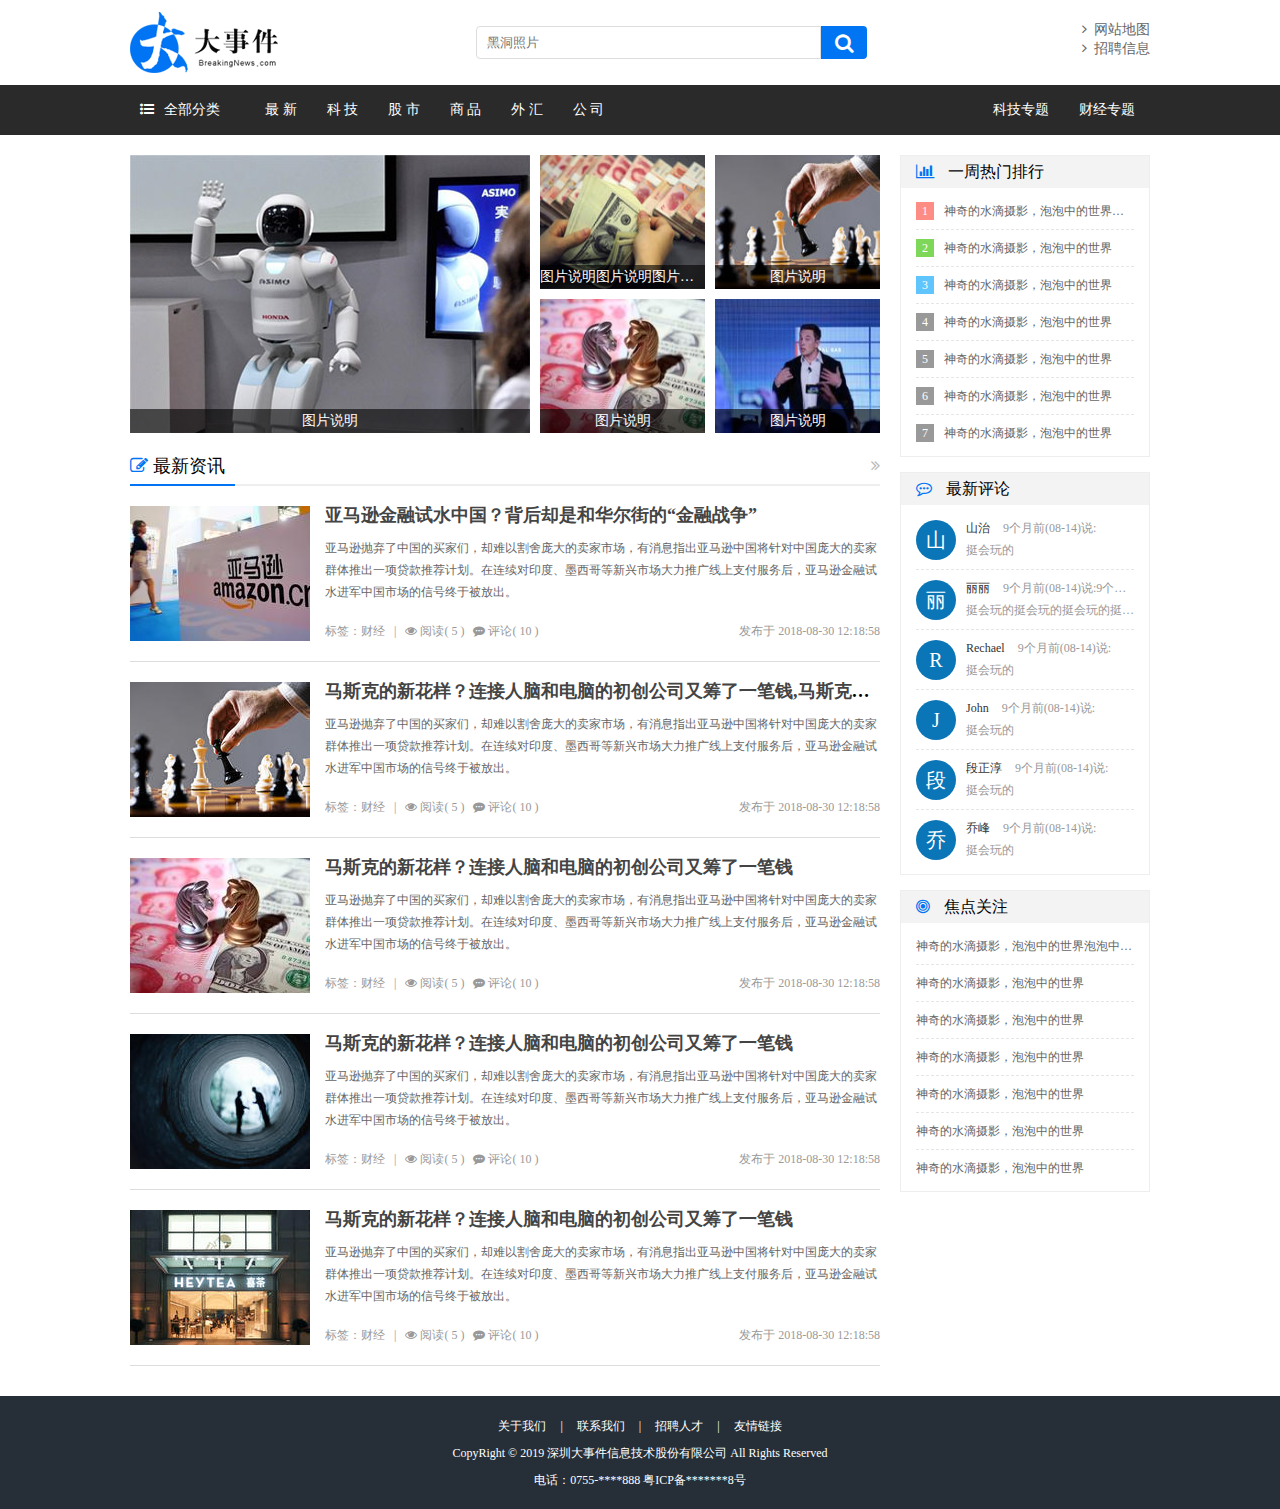
<file: index.html>
<!DOCTYPE html>
<html lang="en">

<head>
    <meta charset="UTF-8">
    <meta name="viewport" content="width=device-width, initial-scale=1.0">
    <meta http-equiv="X-UA-Compatible" content="ie=edge">
    <title>大事件-首页</title>
    <link rel="stylesheet" href="css/reset.css">
    <link rel="stylesheet" href="css/font-awesome.min.css">
    <link rel="stylesheet" href="css/main.css">
</head>

<body>
    <div class="header">
        <a href="#" class="logo fl"><img src="images/logo.png" alt="logo"></a>
        <div class="search_form fl">
            <input type="text" class="search_txt" placeholder="黑洞照片">
            <button class="search_btn"><i class="fa fa-search"></i></button>
        </div>
        <div class="link_info fr">
            <a href="#"><i class="fa fa-angle-right"></i>&nbsp;&nbsp;网站地图</a><br>
            <a href="#"><i class="fa fa-angle-right"></i>&nbsp;&nbsp;招聘信息</a>
        </div>
    </div>

    <div class="menu_con">
        <div class="menu">
            <div class="menu_collapse fl">
                <a href="javascript:;" class="level_one"><i class="fa fa-list-ul"></i>全部分类</a>
                <ul class="level_two">
                    <li class="up"></li>
                    <li><a href="./list.html">最 新</a></li>
                    <li><a href="./list.html">科 技</a></li>
                    <li><a href="./list.html">股 市</a></li>
                    <li><a href="./list.html">商 品</a></li>
                    <li><a href="./list.html">外 汇</a></li>
                    <li><a href="./list.html">公 司</a></li>
                </ul>
            </div>
            <ul class="left_menu fl">
                <li><a href="#">最 新</a></li>
                <li><a href="#">科 技</a></li>
                <li><a href="#">股 市</a></li>
                <li><a href="#">商 品</a></li>
                <li><a href="#">外 汇</a></li>
                <li><a href="#">公 司</a></li>
            </ul>
            <ul class="right_menu fr">
                <li><a href="#">科技专题</a></li>
                <li><a href="#">财经专题</a></li>
            </ul>
        </div>
    </div>

    <div class="main_con clearfix">
        <div class="left_con">
            <ul class="focus_list">
                <li class="first">
                    <a href="#"><img src="images/pic01.jpg" alt=""></a>
                    <p>图片说明</p>
                </li>
                <li>
                    <a href="#"><img src="images/pic02.jpg" alt=""></a>
                    <p>图片说明图片说明图片说明图片说明图片说明图片说明图片说明图片说明图片说明</p>
                </li>
                <li>
                    <a href="#"><img src="images/pic03.jpg" alt=""></a>
                    <p>图片说明</p>
                </li>
                <li>
                    <a href="#"><img src="images/pic05.jpg" alt=""></a>
                    <p>图片说明</p>
                </li>
                <li>
                    <a href="#"><img src="images/pic06.jpg" alt=""></a>
                    <p>图片说明</p>
                </li>
            </ul>

            <div class="common_title">
                <h3><i class="fa fa-edit"></i> 最新资讯</h3>
                <a href="#" class="more"><i class="fa fa-angle-double-right"></i></a>
            </div>

            <div class="common_news">
                <div class="common_news_list">
                    <a href="#" class="list_pic"><img src="images/pic09.jpg" alt=""></a>
                    <h4><a href="#">亚马逊金融试水中国？背后却是和华尔街的“金融战争” </a></h4>
                    <p>亚马逊抛弃了中国的买家们，却难以割舍庞大的卖家市场，有消息指出亚马逊中国将针对中国庞大的卖家群体推出一项贷款推荐计划。在连续对印度、墨西哥等新兴市场大力推广线上支付服务后，亚马逊金融试水进军中国市场的信号终于被放出。
                    </p>
                    <div class="new_info">
                        <span>标签：财经&nbsp;&nbsp;&nbsp;|&nbsp;&nbsp;&nbsp;<i class="fa fa-eye"></i>&nbsp;阅读( 5
                            )&nbsp;&nbsp;&nbsp;<i class="fa fa-commenting"></i>&nbsp;评论( 10 )</span>
                        <b>发布于 2018-08-30 12:18:58</b>
                    </div>
                </div>

                <div class="common_news_list">
                    <a href="#" class="list_pic"><img src="images/pic03.jpg" alt=""></a>
                    <h4><a href="#">马斯克的新花样？连接人脑和电脑的初创公司又筹了一笔钱,马斯克的新花样？连接人脑和电脑的初创公司又筹了一笔钱</a></h4>
                    <p>亚马逊抛弃了中国的买家们，却难以割舍庞大的卖家市场，有消息指出亚马逊中国将针对中国庞大的卖家群体推出一项贷款推荐计划。在连续对印度、墨西哥等新兴市场大力推广线上支付服务后，亚马逊金融试水进军中国市场的信号终于被放出。
                    </p>
                    <div class="new_info">
                        <span>标签：财经&nbsp;&nbsp;&nbsp;|&nbsp;&nbsp;&nbsp;<i class="fa fa-eye"></i>&nbsp;阅读( 5
                            )&nbsp;&nbsp;&nbsp;<i class="fa fa-commenting"></i>&nbsp;评论( 10 )</span>
                        <b>发布于 2018-08-30 12:18:58</b>
                    </div>
                </div>

                <div class="common_news_list">
                    <a href="#" class="list_pic"><img src="images/pic05.jpg" alt=""></a>
                    <h4><a href="#">马斯克的新花样？连接人脑和电脑的初创公司又筹了一笔钱</a></h4>
                    <p>亚马逊抛弃了中国的买家们，却难以割舍庞大的卖家市场，有消息指出亚马逊中国将针对中国庞大的卖家群体推出一项贷款推荐计划。在连续对印度、墨西哥等新兴市场大力推广线上支付服务后，亚马逊金融试水进军中国市场的信号终于被放出。
                    </p>
                    <div class="new_info">
                        <span>标签：财经&nbsp;&nbsp;&nbsp;|&nbsp;&nbsp;&nbsp;<i class="fa fa-eye"></i>&nbsp;阅读( 5
                            )&nbsp;&nbsp;&nbsp;<i class="fa fa-commenting"></i>&nbsp;评论( 10 )</span>
                        <b>发布于 2018-08-30 12:18:58</b>
                    </div>
                </div>

                <div class="common_news_list">
                    <a href="#" class="list_pic"><img src="images/pic07.jpg" alt=""></a>
                    <h4><a href="#">马斯克的新花样？连接人脑和电脑的初创公司又筹了一笔钱</a></h4>
                    <p>亚马逊抛弃了中国的买家们，却难以割舍庞大的卖家市场，有消息指出亚马逊中国将针对中国庞大的卖家群体推出一项贷款推荐计划。在连续对印度、墨西哥等新兴市场大力推广线上支付服务后，亚马逊金融试水进军中国市场的信号终于被放出。
                    </p>
                    <div class="new_info">
                        <span>标签：财经&nbsp;&nbsp;&nbsp;|&nbsp;&nbsp;&nbsp;<i class="fa fa-eye"></i>&nbsp;阅读( 5
                            )&nbsp;&nbsp;&nbsp;<i class="fa fa-commenting"></i>&nbsp;评论( 10 )</span>
                        <b>发布于 2018-08-30 12:18:58</b>
                    </div>
                </div>

                <div class="common_news_list">
                    <a href="#" class="list_pic"><img src="images/pic10.jpg" alt=""></a>
                    <h4><a href="#">马斯克的新花样？连接人脑和电脑的初创公司又筹了一笔钱</a></h4>
                    <p>亚马逊抛弃了中国的买家们，却难以割舍庞大的卖家市场，有消息指出亚马逊中国将针对中国庞大的卖家群体推出一项贷款推荐计划。在连续对印度、墨西哥等新兴市场大力推广线上支付服务后，亚马逊金融试水进军中国市场的信号终于被放出。
                    </p>
                    <div class="new_info">
                        <span>标签：财经&nbsp;&nbsp;&nbsp;|&nbsp;&nbsp;&nbsp;<i class="fa fa-eye"></i>&nbsp;阅读( 5
                            )&nbsp;&nbsp;&nbsp;<i class="fa fa-commenting"></i>&nbsp;评论( 10 )</span>
                        <b>发布于 2018-08-30 12:18:58</b>
                    </div>
                </div>
            </div>

        </div>
        <div class="right_con">
            <div class="common_wrap">
                <h3><i class="fa fa-bar-chart"></i> 一周热门排行</h3>
                <ul class="content_list hotrank_list">
                    <li><span class="first">1</span><a href="#">神奇的水滴摄影，泡泡中的世界泡泡中的世界</a></li>
                    <li><span class="second">2</span><a href="#">神奇的水滴摄影，泡泡中的世界</a></li>
                    <li><span class="third">3</span><a href="#">神奇的水滴摄影，泡泡中的世界</a></li>
                    <li><span>4</span><a href="#">神奇的水滴摄影，泡泡中的世界</a></li>
                    <li><span>5</span><a href="#">神奇的水滴摄影，泡泡中的世界</a></li>
                    <li><span>6</span><a href="#">神奇的水滴摄影，泡泡中的世界</a></li>
                    <li><span>7</span><a href="#">神奇的水滴摄影，泡泡中的世界</a></li>
                </ul>
            </div>
            <div class="common_wrap">
                <h3><i class="fa fa-commenting-o"></i> 最新评论</h3>
                <ul class="content_list comment_list">
                    <li>
                        <span>山</span>
                        <b><em>山治</em> 9个月前(08-14)说:</b>
                        <strong>挺会玩的</strong>
                    </li>
                    <li>
                        <span>丽</span>
                        <b><em>丽丽</em> 9个月前(08-14)说:9个月前(08-14)说:9个月前(08-14)说:</b>
                        <strong>挺会玩的挺会玩的挺会玩的挺会玩的</strong>
                    </li>
                    <li>
                        <span>R</span>
                        <b><em>Rechael</em> 9个月前(08-14)说:</b>
                        <strong>挺会玩的</strong>
                    </li>
                    <li>
                        <span>J</span>
                        <b><em>John</em> 9个月前(08-14)说:</b>
                        <strong>挺会玩的</strong>
                    </li>
                    <li>
                        <span>段</span>
                        <b><em>段正淳</em> 9个月前(08-14)说:</b>
                        <strong>挺会玩的</strong>
                    </li>
                    <li>
                        <span>乔</span>
                        <b><em>乔峰</em> 9个月前(08-14)说:</b>
                        <strong>挺会玩的</strong>
                    </li>
                </ul>
            </div>
            <div class="common_wrap">
                <h3><i class="fa fa-bullseye"></i> 焦点关注</h3>
                <ul class="content_list guanzhu_list">
                    <li><a href="#">神奇的水滴摄影，泡泡中的世界泡泡中的世界</a></li>
                    <li><a href="#">神奇的水滴摄影，泡泡中的世界</a></li>
                    <li><a href="#">神奇的水滴摄影，泡泡中的世界</a></li>
                    <li><a href="#">神奇的水滴摄影，泡泡中的世界</a></li>
                    <li><a href="#">神奇的水滴摄影，泡泡中的世界</a></li>
                    <li><a href="#">神奇的水滴摄影，泡泡中的世界</a></li>
                    <li><a href="#">神奇的水滴摄影，泡泡中的世界</a></li>
                </ul>
            </div>
        </div>
    </div>

    <div class="footer clearfix">
        <div class="foot_link">
            <a href="#">关于我们</a>
            <span>|</span>
            <a href="#">联系我们</a>
            <span>|</span>
            <a href="#">招聘人才</a>
            <span>|</span>
            <a href="#">友情链接</a>
        </div>
        <p>CopyRight © 2019 深圳大事件信息技术股份有限公司 All Rights Reserved</p>
        <p>电话：0755-****888 粤ICP备*******8号</p>
    </div>

    <!-- 导入模板引擎js文件 -->
    <script src="./js/template-web.js"></script>
    <!-- 引入jq文件 -->
    <script src="./js/jquery-1.12.4.min.js"></script>
</body>

</html>
</file>
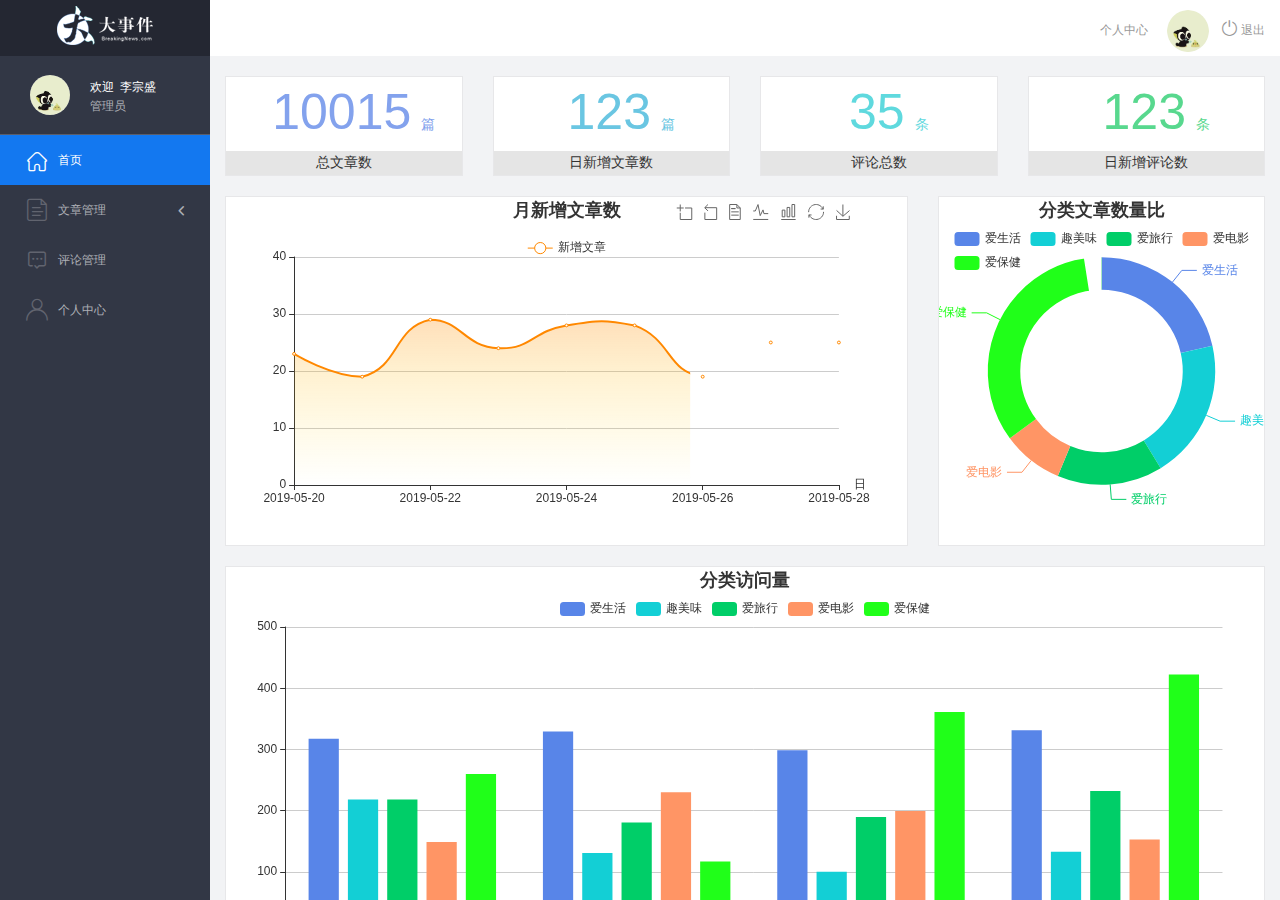
<file: admin/index.html>
<!DOCTYPE html>
<html lang="en">

<head>
    <meta charset="UTF-8">
    <meta name="viewport" content="width=device-width, initial-scale=1.0">
    <meta http-equiv="X-UA-Compatible" content="ie=edge">
    <title>大事件-后台首页</title>
    <link rel="stylesheet" href="./libs/bootstrap/css/bootstrap.min.css">
    <link rel="stylesheet" href="css/reset.css">
    <link rel="stylesheet" href="css/iconfont.css">
    <link rel="stylesheet" href="css/main.css">
    <script src="./libs/jquery-1.12.4.min.js"></script>
    <!-- 导入bootstrap的js文件 -->
    <script src="./libs/bootstrap/js/bootstrap.min.js"></script>
</head>

<body>
    <div class="sider">
        <a href="#" class="logo"><img src="images/logo02.png" alt="logo"></a>
        <div class="user_info">
            <img src="images/2.jpg" alt="person">
            <span>欢迎&nbsp;&nbsp;李宗盛</span>
            <b>管理员</b>
        </div>
        <!-- 左侧导航栏 -->
        <div class="menu">
            <div class="level01 active"><a href="./main_count.html" target="main_frame"><i
                        class="iconfont icon-yidiandiantubiao04"></i><span>首页</span></a></div>
            <div class="level01"><a href="#"><i class="iconfont icon-icon-article"></i><span>文章管理</span><b
                        class="iconfont icon-arrowdownl"></b></a></div>
            <ul class="level02">
                <li><a href="./article_list.html" target="main_frame"><i class="iconfont icon-previewright"></i><span>文章列表</span></a></li>
                <li><a href="./article_release.html" target="main_frame"><i class="iconfont icon-previewright"></i><span>发表文章</span></a></li>
                <li><a href="./article_category.html" target="main_frame"><i class="iconfont icon-previewright"></i><span>文章类别管理</span></a>
                </li>
            </ul>

            <div class="level01"><a href="./comment_list.html" target="main_frame"><i
                        class="iconfont icon-comment"></i><span>评论管理</span></a></div>
            <div class="level01" id="user"><a href="./user.html" target="main_frame"><i
                        class="iconfont icon-user"></i><span>个人中心</span></a></div>
        </div>
        <!-- 顶部栏 -->
        <div class="header_bar">
            <div class="user_center_link">
                <a href="./user.html" target="main_frame">个人中心</a>
                <img src="images/2.jpg" alt="person">
                <a href="javascript:void(0)" class="logout"><i class="iconfont icon-tuichu"></i> 退出</a>
            </div>
        </div>
        <!-- 右侧主体内容 -->
        <div class="main" id="main_body">

            <iframe src="main_count.html" name = 'main_frame' frameborder="0"></iframe>
        </div>
    </div>
</body>


<script src="./js/index.js"></script>
</html>
</file>
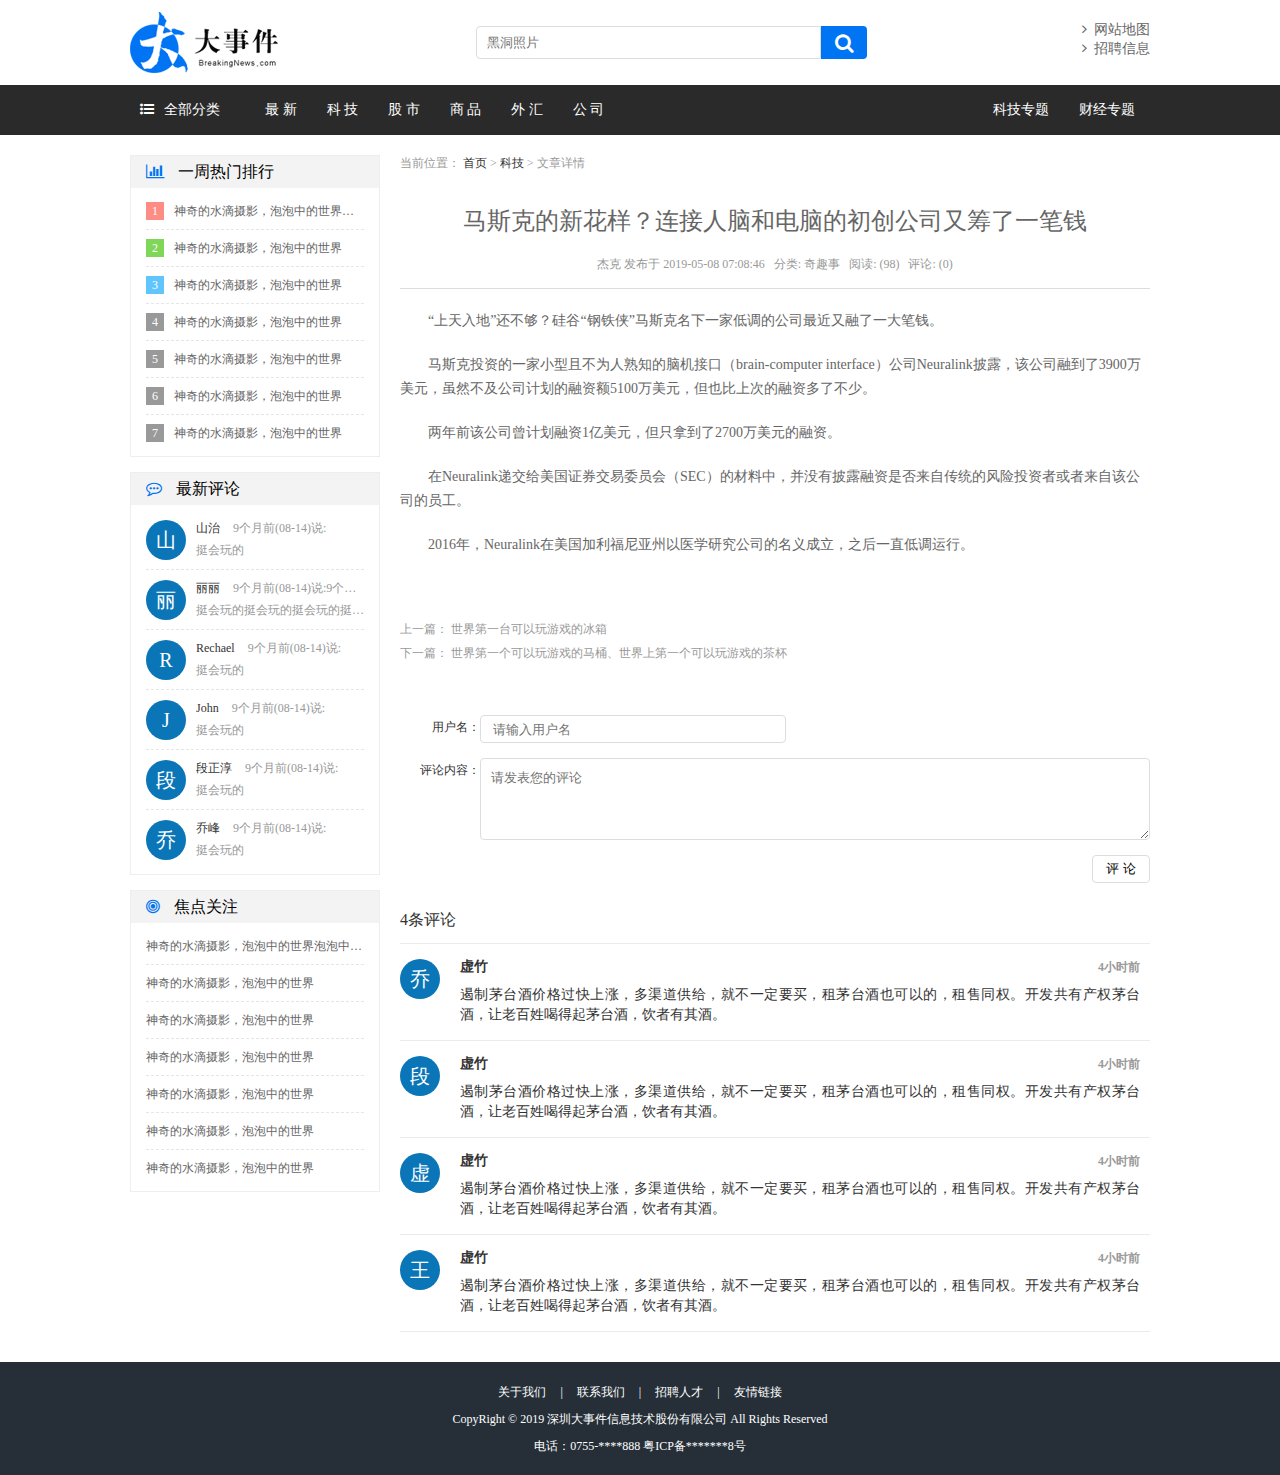
<file: article.html>
<!DOCTYPE html>
<html lang="en">

<head>
    <meta charset="UTF-8">
    <meta name="viewport" content="width=device-width, initial-scale=1.0">
    <meta http-equiv="X-UA-Compatible" content="ie=edge">
    <title>大事件-文章</title>
    <link rel="stylesheet" type="text/css" href="css/reset.css">
    <link rel="stylesheet" href="css/font-awesome.min.css">
    <link rel="stylesheet" type="text/css" href="css/main.css">
</head>

<body>
    <div class="header">
        <a href="#" class="logo fl"><img src="images/logo.png" alt="logo"></a>
        <div class="search_form fl">
            <input type="text" class="search_txt" placeholder="黑洞照片">
            <button class="search_btn"><i class="fa fa-search"></i></button>
        </div>
        <div class="link_info fr">
            <a href="#"><i class="fa fa-angle-right"></i>&nbsp;&nbsp;网站地图</a><br>
            <a href="#"><i class="fa fa-angle-right"></i>&nbsp;&nbsp;招聘信息</a>
        </div>
    </div>

    <div class="menu_con">
        <div class="menu">
            <div class="menu_collapse fl">
                <a href="javascript:;" class="level_one"><i class="fa fa-list-ul"></i>全部分类</a>
                <ul class="level_two">
                    <li class="up"></li>
                    <li><a href="#">最 新</a></li>
                    <li><a href="#">科 技</a></li>
                    <li><a href="#">股 市</a></li>
                    <li><a href="#">商 品</a></li>
                    <li><a href="#">外 汇</a></li>
                    <li><a href="#">公 司</a></li>
                </ul>
            </div>
            <ul class="left_menu fl">
                <li><a href="#">最 新</a></li>
                <li><a href="#">科 技</a></li>
                <li><a href="#">股 市</a></li>
                <li><a href="#">商 品</a></li>
                <li><a href="#">外 汇</a></li>
                <li><a href="#">公 司</a></li>
            </ul>
            <ul class="right_menu fr">
                <li><a href="#">科技专题</a></li>
                <li><a href="#">财经专题</a></li>
            </ul>
        </div>
    </div>

    <div class="main_con clearfix">
        <div class="left_con setfr">
            <div class="breadcrumb">
                当前位置： <a href="#">首页</a> &gt; <a href="#">科技</a> &gt; 文章详情
            </div>
            <h3 class="article_title">马斯克的新花样？连接人脑和电脑的初创公司又筹了一笔钱</h3>
            <div class="article_info">杰克 发布于 2019-05-08 07:08:46&nbsp;&nbsp;&nbsp;分类: 奇趣事&nbsp;&nbsp;&nbsp;阅读:
                (98)&nbsp;&nbsp;&nbsp;评论: (0)</div>
            <div class="article_con">

                <p>“上天入地”还不够？硅谷“钢铁侠”马斯克名下一家低调的公司最近又融了一大笔钱。</p>

                <p>马斯克投资的一家小型且不为人熟知的脑机接口（brain-computer
                    interface）公司Neuralink披露，该公司融到了3900万美元，虽然不及公司计划的融资额5100万美元，但也比上次的融资多了不少。</p>

                <p>两年前该公司曾计划融资1亿美元，但只拿到了2700万美元的融资。</p>

                <p>在Neuralink递交给美国证券交易委员会（SEC）的材料中，并没有披露融资是否来自传统的风险投资者或者来自该公司的员工。</p>

                <p>2016年，Neuralink在美国加利福尼亚州以医学研究公司的名义成立，之后一直低调运行。</p>

            </div>
            <div class="article_links">
                上一篇： <a href="#">世界第一台可以玩游戏的冰箱</a><br>
                下一篇： <a href="#">世界第一个可以玩游戏的马桶、世界上第一个可以玩游戏的茶杯</a>
            </div>

            <form action="" class="comment_form">
                <div class="form_group">
                    <label>用户名：</label>
                    <input type="text" placeholder="请输入用户名" class="comment_name">
                </div>
                <div class="form_group">
                    <label>评论内容：</label>
                    <textarea placeholder="请发表您的评论" class="comment_input"></textarea>
                </div>
                <div class="form_group">
                    <input type="submit" name="" value="评 论" class="comment_sub"></div>
            </form>

            <div class="comment_count">
                4条评论
            </div>

            <div class="comment_list_con">
                <div class="comment_detail_list">
                    <div class="person_pic fl">乔</div>
                    <div class="name_time fl"><b>虚竹</b><span>4小时前</span></div>
                    <div class="comment_text fl">
                        遏制茅台酒价格过快上涨，多渠道供给，就不一定要买，租茅台酒也可以的，租售同权。开发共有产权茅台酒，让老百姓喝得起茅台酒，饮者有其酒。
                    </div>
                </div>
                <div class="comment_detail_list">
                    <div class="person_pic fl">段</div>
                    <div class="name_time fl"><b>虚竹</b><span>4小时前</span></div>
                    <div class="comment_text fl">
                        遏制茅台酒价格过快上涨，多渠道供给，就不一定要买，租茅台酒也可以的，租售同权。开发共有产权茅台酒，让老百姓喝得起茅台酒，饮者有其酒。
                    </div>
                </div>
                <div class="comment_detail_list">
                    <div class="person_pic fl">虚</div>
                    <div class="name_time fl"><b>虚竹</b><span>4小时前</span></div>
                    <div class="comment_text fl">
                        遏制茅台酒价格过快上涨，多渠道供给，就不一定要买，租茅台酒也可以的，租售同权。开发共有产权茅台酒，让老百姓喝得起茅台酒，饮者有其酒。
                    </div>
                </div>
                <div class="comment_detail_list">
                    <div class="person_pic fl">王</div>
                    <div class="name_time fl"><b>虚竹</b><span>4小时前</span></div>
                    <div class="comment_text fl">
                        遏制茅台酒价格过快上涨，多渠道供给，就不一定要买，租茅台酒也可以的，租售同权。开发共有产权茅台酒，让老百姓喝得起茅台酒，饮者有其酒。
                    </div>
                </div>
            </div>
        </div>
        <div class="right_con setfl">
            <div class="common_wrap">
                <h3><i class="fa fa-bar-chart"></i> 一周热门排行</h3>
                <ul class="content_list">
                    <li><span class="first">1</span><a href="#">神奇的水滴摄影，泡泡中的世界泡泡中的世界</a></li>
                    <li><span class="second">2</span><a href="#">神奇的水滴摄影，泡泡中的世界</a></li>
                    <li><span class="third">3</span><a href="#">神奇的水滴摄影，泡泡中的世界</a></li>
                    <li><span>4</span><a href="#">神奇的水滴摄影，泡泡中的世界</a></li>
                    <li><span>5</span><a href="#">神奇的水滴摄影，泡泡中的世界</a></li>
                    <li><span>6</span><a href="#">神奇的水滴摄影，泡泡中的世界</a></li>
                    <li><span>7</span><a href="#">神奇的水滴摄影，泡泡中的世界</a></li>
                </ul>
            </div>
            <div class="common_wrap">
                <h3><i class="fa fa-commenting-o"></i> 最新评论</h3>
                <ul class="content_list comment_list">
                    <li>
                        <span>山</span>
                        <b><em>山治</em> 9个月前(08-14)说:</b>
                        <strong>挺会玩的</strong>
                    </li>
                    <li>
                        <span>丽</span>
                        <b><em>丽丽</em> 9个月前(08-14)说:9个月前(08-14)说:9个月前(08-14)说:</b>
                        <strong>挺会玩的挺会玩的挺会玩的挺会玩的</strong>
                    </li>
                    <li>
                        <span>R</span>
                        <b><em>Rechael</em> 9个月前(08-14)说:</b>
                        <strong>挺会玩的</strong>
                    </li>
                    <li>
                        <span>J</span>
                        <b><em>John</em> 9个月前(08-14)说:</b>
                        <strong>挺会玩的</strong>
                    </li>
                    <li>
                        <span>段</span>
                        <b><em>段正淳</em> 9个月前(08-14)说:</b>
                        <strong>挺会玩的</strong>
                    </li>
                    <li>
                        <span>乔</span>
                        <b><em>乔峰</em> 9个月前(08-14)说:</b>
                        <strong>挺会玩的</strong>
                    </li>
                </ul>
            </div>
            <div class="common_wrap">
                <h3><i class="fa fa-bullseye"></i> 焦点关注</h3>
                <ul class="content_list guanzhu_list">
                    <li><a href="#">神奇的水滴摄影，泡泡中的世界泡泡中的世界</a></li>
                    <li><a href="#">神奇的水滴摄影，泡泡中的世界</a></li>
                    <li><a href="#">神奇的水滴摄影，泡泡中的世界</a></li>
                    <li><a href="#">神奇的水滴摄影，泡泡中的世界</a></li>
                    <li><a href="#">神奇的水滴摄影，泡泡中的世界</a></li>
                    <li><a href="#">神奇的水滴摄影，泡泡中的世界</a></li>
                    <li><a href="#">神奇的水滴摄影，泡泡中的世界</a></li>
                </ul>
            </div>
        </div>
    </div>

    <div class="footer clearfix">
        <div class="foot_link">
            <a href="#">关于我们</a>
            <span>|</span>
            <a href="#">联系我们</a>
            <span>|</span>
            <a href="#">招聘人才</a>
            <span>|</span>
            <a href="#">友情链接</a>
        </div>
        <p>CopyRight © 2019 深圳大事件信息技术股份有限公司 All Rights Reserved</p>
        <p>电话：0755-****888 粤ICP备*******8号</p>
    </div>

    <!-- 引入模板引擎js文件 -->
    <script src="./js/template-web.js"></script>
    <script src="./js/jquery-1.12.4.min.js"></script>

</body>

</html>
</file>
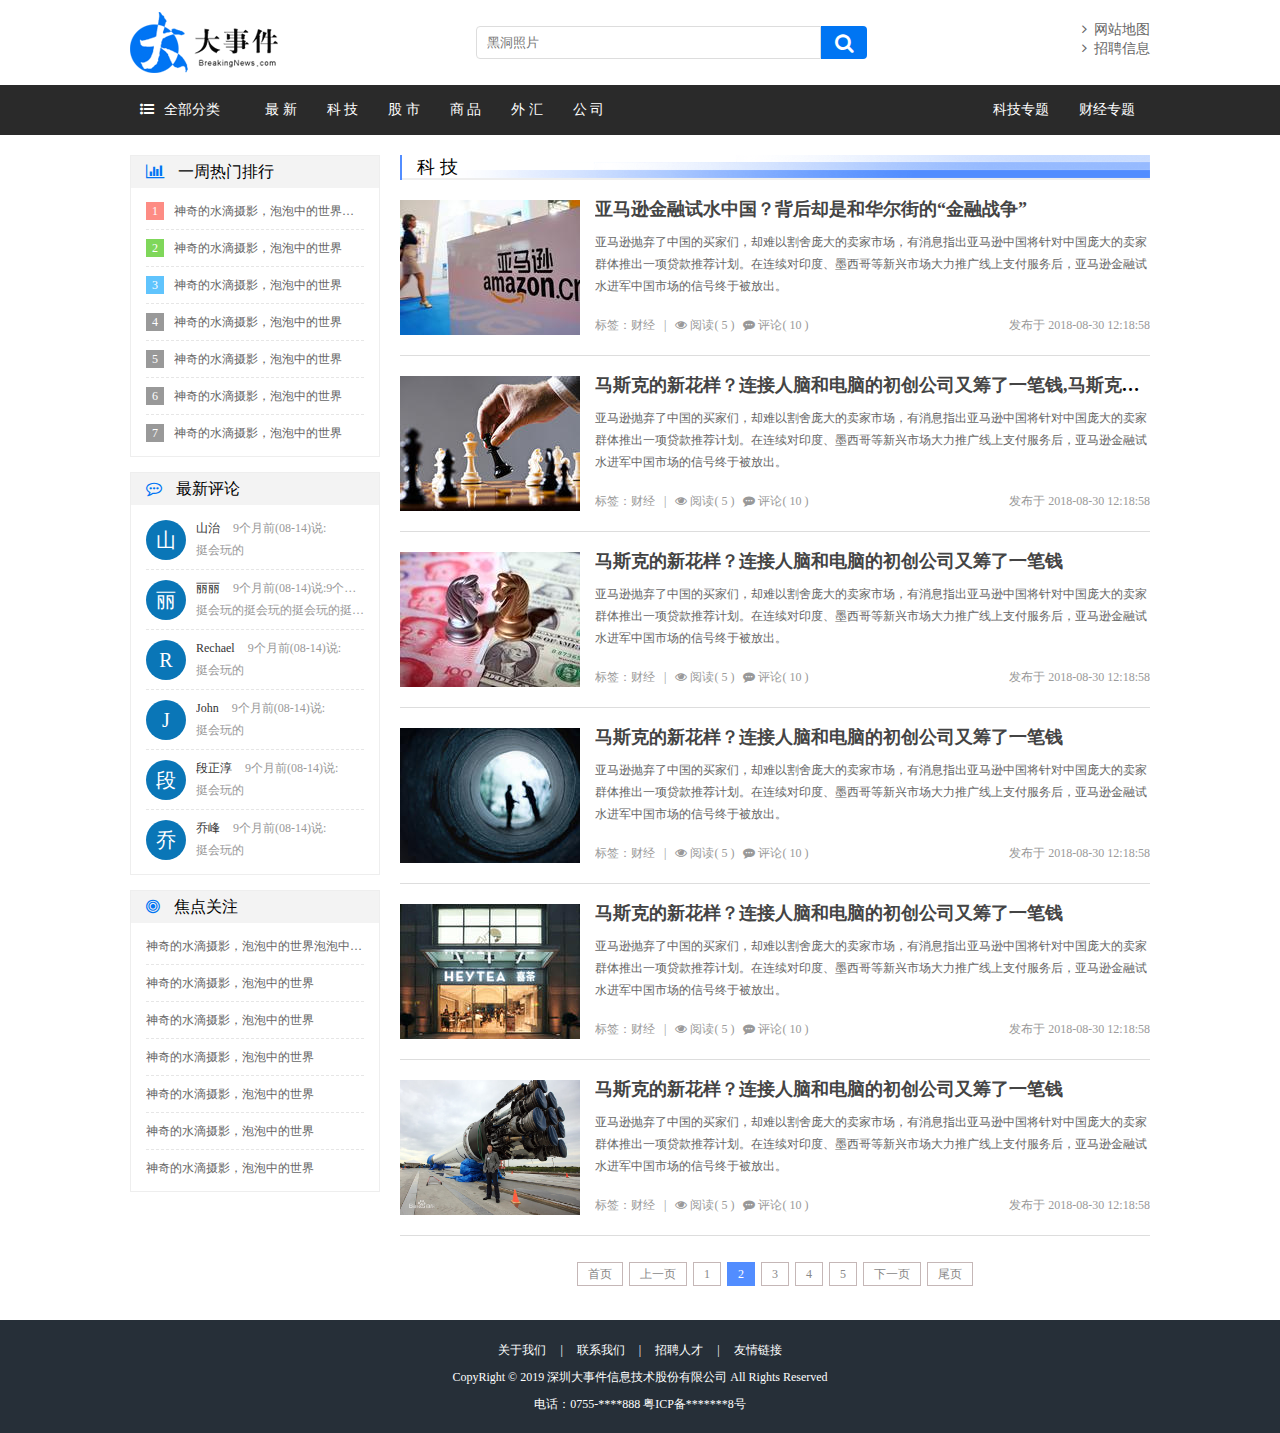
<file: list.html>
<!DOCTYPE html>
<html lang="en">

<head>
    <meta charset="UTF-8">
    <meta name="viewport" content="width=device-width, initial-scale=1.0">
    <meta http-equiv="X-UA-Compatible" content="ie=edge">
    <title>大事件-列表页</title>
    <link rel="stylesheet" type="text/css" href="css/reset.css">
    <link rel="stylesheet" href="css/font-awesome.min.css">
    <link rel="stylesheet" type="text/css" href="css/jquery.pagination.css">
    <link rel="stylesheet" type="text/css" href="css/main.css">
    <script type="text/javascript" src="js/jquery-1.12.4.min.js"></script>
    <script type="text/javascript" src="js/jquery.pagination.min.js"></script>
</head>

<body>
    <div class="header">
        <a href="#" class="logo fl"><img src="images/logo.png" alt="logo"></a>
        <div class="search_form fl">
            <input type="text" class="search_txt" placeholder="黑洞照片">
            <button class="search_btn"><i class="fa fa-search"></i></button>
        </div>
        <div class="link_info fr">
            <a href="#"><i class="fa fa-angle-right"></i>&nbsp;&nbsp;网站地图</a><br>
            <a href="#"><i class="fa fa-angle-right"></i>&nbsp;&nbsp;招聘信息</a>
        </div>
    </div>

    <div class="menu_con">
        <div class="menu">
            <div class="menu_collapse fl">
                <a href="javascript:;" class="level_one"><i class="fa fa-list-ul"></i>全部分类</a>
                <ul class="level_two">
                    <li class="up"></li>
                    <li><a href="#">最 新</a></li>
                    <li><a href="#">科 技</a></li>
                    <li><a href="#">股 市</a></li>
                    <li><a href="#">商 品</a></li>
                    <li><a href="#">外 汇</a></li>
                    <li><a href="#">公 司</a></li>
                </ul>
            </div>
            <ul class="left_menu fl">
                <li><a href="#">最 新</a></li>
                <li><a href="#">科 技</a></li>
                <li><a href="#">股 市</a></li>
                <li><a href="#">商 品</a></li>
                <li><a href="#">外 汇</a></li>
                <li><a href="#">公 司</a></li>
            </ul>
            <ul class="right_menu fr">
                <li><a href="#">科技专题</a></li>
                <li><a href="#">财经专题</a></li>
            </ul>
        </div>
    </div>

    <div class="main_con clearfix">
        <div class="left_con setfr">

            <div class="list_title">
                <h3>科 技</h3>
            </div>

            <div class="common_news_list">
                <a href="#" class="list_pic"><img src="images/pic09.jpg" alt=""></a>
                <h4><a href="#">亚马逊金融试水中国？背后却是和华尔街的“金融战争” </a></h4>
                <p>亚马逊抛弃了中国的买家们，却难以割舍庞大的卖家市场，有消息指出亚马逊中国将针对中国庞大的卖家群体推出一项贷款推荐计划。在连续对印度、墨西哥等新兴市场大力推广线上支付服务后，亚马逊金融试水进军中国市场的信号终于被放出。
                </p>
                <div class="new_info">
                    <span>标签：财经&nbsp;&nbsp;&nbsp;|&nbsp;&nbsp;&nbsp;<i class="fa fa-eye"></i>&nbsp;阅读( 5
                        )&nbsp;&nbsp;&nbsp;<i class="fa fa-commenting"></i>&nbsp;评论( 10 )</span>
                    <b>发布于 2018-08-30 12:18:58</b>
                </div>
            </div>

            <div class="common_news_list">
                <a href="#" class="list_pic"><img src="images/pic03.jpg" alt=""></a>
                <h4><a href="#">马斯克的新花样？连接人脑和电脑的初创公司又筹了一笔钱,马斯克的新花样？连接人脑和电脑的初创公司又筹了一笔钱</a></h4>
                <p>亚马逊抛弃了中国的买家们，却难以割舍庞大的卖家市场，有消息指出亚马逊中国将针对中国庞大的卖家群体推出一项贷款推荐计划。在连续对印度、墨西哥等新兴市场大力推广线上支付服务后，亚马逊金融试水进军中国市场的信号终于被放出。
                </p>
                <div class="new_info">
                    <span>标签：财经&nbsp;&nbsp;&nbsp;|&nbsp;&nbsp;&nbsp;<i class="fa fa-eye"></i>&nbsp;阅读( 5
                        )&nbsp;&nbsp;&nbsp;<i class="fa fa-commenting"></i>&nbsp;评论( 10 )</span>
                    <b>发布于 2018-08-30 12:18:58</b>
                </div>
            </div>

            <div class="common_news_list">
                <a href="#" class="list_pic"><img src="images/pic05.jpg" alt=""></a>
                <h4><a href="#">马斯克的新花样？连接人脑和电脑的初创公司又筹了一笔钱</a></h4>
                <p>亚马逊抛弃了中国的买家们，却难以割舍庞大的卖家市场，有消息指出亚马逊中国将针对中国庞大的卖家群体推出一项贷款推荐计划。在连续对印度、墨西哥等新兴市场大力推广线上支付服务后，亚马逊金融试水进军中国市场的信号终于被放出。
                </p>
                <div class="new_info">
                    <span>标签：财经&nbsp;&nbsp;&nbsp;|&nbsp;&nbsp;&nbsp;<i class="fa fa-eye"></i>&nbsp;阅读( 5
                        )&nbsp;&nbsp;&nbsp;<i class="fa fa-commenting"></i>&nbsp;评论( 10 )</span>
                    <b>发布于 2018-08-30 12:18:58</b>
                </div>
            </div>

            <div class="common_news_list">
                <a href="#" class="list_pic"><img src="images/pic07.jpg" alt=""></a>
                <h4><a href="#">马斯克的新花样？连接人脑和电脑的初创公司又筹了一笔钱</a></h4>
                <p>亚马逊抛弃了中国的买家们，却难以割舍庞大的卖家市场，有消息指出亚马逊中国将针对中国庞大的卖家群体推出一项贷款推荐计划。在连续对印度、墨西哥等新兴市场大力推广线上支付服务后，亚马逊金融试水进军中国市场的信号终于被放出。
                </p>
                <div class="new_info">
                    <span>标签：财经&nbsp;&nbsp;&nbsp;|&nbsp;&nbsp;&nbsp;<i class="fa fa-eye"></i>&nbsp;阅读( 5
                        )&nbsp;&nbsp;&nbsp;<i class="fa fa-commenting"></i>&nbsp;评论( 10 )</span>
                    <b>发布于 2018-08-30 12:18:58</b>
                </div>
            </div>

            <div class="common_news_list">
                <a href="#" class="list_pic"><img src="images/pic10.jpg" alt=""></a>
                <h4><a href="#">马斯克的新花样？连接人脑和电脑的初创公司又筹了一笔钱</a></h4>
                <p>亚马逊抛弃了中国的买家们，却难以割舍庞大的卖家市场，有消息指出亚马逊中国将针对中国庞大的卖家群体推出一项贷款推荐计划。在连续对印度、墨西哥等新兴市场大力推广线上支付服务后，亚马逊金融试水进军中国市场的信号终于被放出。
                </p>
                <div class="new_info">
                    <span>标签：财经&nbsp;&nbsp;&nbsp;|&nbsp;&nbsp;&nbsp;<i class="fa fa-eye"></i>&nbsp;阅读( 5
                        )&nbsp;&nbsp;&nbsp;<i class="fa fa-commenting"></i>&nbsp;评论( 10 )</span>
                    <b>发布于 2018-08-30 12:18:58</b>
                </div>
            </div>

            <div class="common_news_list">
                <a href="#" class="list_pic"><img src="images/pic04.jpg" alt=""></a>
                <h4><a href="#">马斯克的新花样？连接人脑和电脑的初创公司又筹了一笔钱</a></h4>
                <p>亚马逊抛弃了中国的买家们，却难以割舍庞大的卖家市场，有消息指出亚马逊中国将针对中国庞大的卖家群体推出一项贷款推荐计划。在连续对印度、墨西哥等新兴市场大力推广线上支付服务后，亚马逊金融试水进军中国市场的信号终于被放出。
                </p>
                <div class="new_info">
                    <span>标签：财经&nbsp;&nbsp;&nbsp;|&nbsp;&nbsp;&nbsp;<i class="fa fa-eye"></i>&nbsp;阅读( 5
                        )&nbsp;&nbsp;&nbsp;<i class="fa fa-commenting"></i>&nbsp;评论( 10 )</span>
                    <b>发布于 2018-08-30 12:18:58</b>
                </div>
            </div>

            <div id="pagination" class="page"></div>
            <script>
                $(function () {
                    $("#pagination").pagination({
                        currentPage: 2,
                        totalPage: 8,
                        callback: function (current) {
                            alert('ok!');
                        }
                    });
                });
            </script>

        </div>
        <div class="right_con setfl">
            <div class="common_wrap">
                <h3><i class="fa fa-bar-chart"></i> 一周热门排行</h3>
                <ul class="content_list">
                    <li><span class="first">1</span><a href="#">神奇的水滴摄影，泡泡中的世界泡泡中的世界</a></li>
                    <li><span class="second">2</span><a href="#">神奇的水滴摄影，泡泡中的世界</a></li>
                    <li><span class="third">3</span><a href="#">神奇的水滴摄影，泡泡中的世界</a></li>
                    <li><span>4</span><a href="#">神奇的水滴摄影，泡泡中的世界</a></li>
                    <li><span>5</span><a href="#">神奇的水滴摄影，泡泡中的世界</a></li>
                    <li><span>6</span><a href="#">神奇的水滴摄影，泡泡中的世界</a></li>
                    <li><span>7</span><a href="#">神奇的水滴摄影，泡泡中的世界</a></li>
                </ul>
            </div>
            <div class="common_wrap">
                <h3><i class="fa fa-commenting-o"></i> 最新评论</h3>
                <ul class="content_list comment_list">
                    <li>
                        <span>山</span>
                        <b><em>山治</em> 9个月前(08-14)说:</b>
                        <strong>挺会玩的</strong>
                    </li>
                    <li>
                        <span>丽</span>
                        <b><em>丽丽</em> 9个月前(08-14)说:9个月前(08-14)说:9个月前(08-14)说:</b>
                        <strong>挺会玩的挺会玩的挺会玩的挺会玩的</strong>
                    </li>
                    <li>
                        <span>R</span>
                        <b><em>Rechael</em> 9个月前(08-14)说:</b>
                        <strong>挺会玩的</strong>
                    </li>
                    <li>
                        <span>J</span>
                        <b><em>John</em> 9个月前(08-14)说:</b>
                        <strong>挺会玩的</strong>
                    </li>
                    <li>
                        <span>段</span>
                        <b><em>段正淳</em> 9个月前(08-14)说:</b>
                        <strong>挺会玩的</strong>
                    </li>
                    <li>
                        <span>乔</span>
                        <b><em>乔峰</em> 9个月前(08-14)说:</b>
                        <strong>挺会玩的</strong>
                    </li>
                </ul>
            </div>
            <div class="common_wrap">
                <h3><i class="fa fa-bullseye"></i> 焦点关注</h3>
                <ul class="content_list guanzhu_list">
                    <li><a href="#">神奇的水滴摄影，泡泡中的世界泡泡中的世界</a></li>
                    <li><a href="#">神奇的水滴摄影，泡泡中的世界</a></li>
                    <li><a href="#">神奇的水滴摄影，泡泡中的世界</a></li>
                    <li><a href="#">神奇的水滴摄影，泡泡中的世界</a></li>
                    <li><a href="#">神奇的水滴摄影，泡泡中的世界</a></li>
                    <li><a href="#">神奇的水滴摄影，泡泡中的世界</a></li>
                    <li><a href="#">神奇的水滴摄影，泡泡中的世界</a></li>
                </ul>
            </div>
        </div>
    </div>

    <div class="footer clearfix">
        <div class="foot_link">
            <a href="#">关于我们</a>
            <span>|</span>
            <a href="#">联系我们</a>
            <span>|</span>
            <a href="#">招聘人才</a>
            <span>|</span>
            <a href="#">友情链接</a>
        </div>
        <p>CopyRight © 2019 深圳大事件信息技术股份有限公司 All Rights Reserved</p>
        <p>电话：0755-****888 粤ICP备*******8号</p>
    </div>
    <!-- 导包template -->
    <script src="./js/template-web.js"></script>
</body>

</html>
</file>
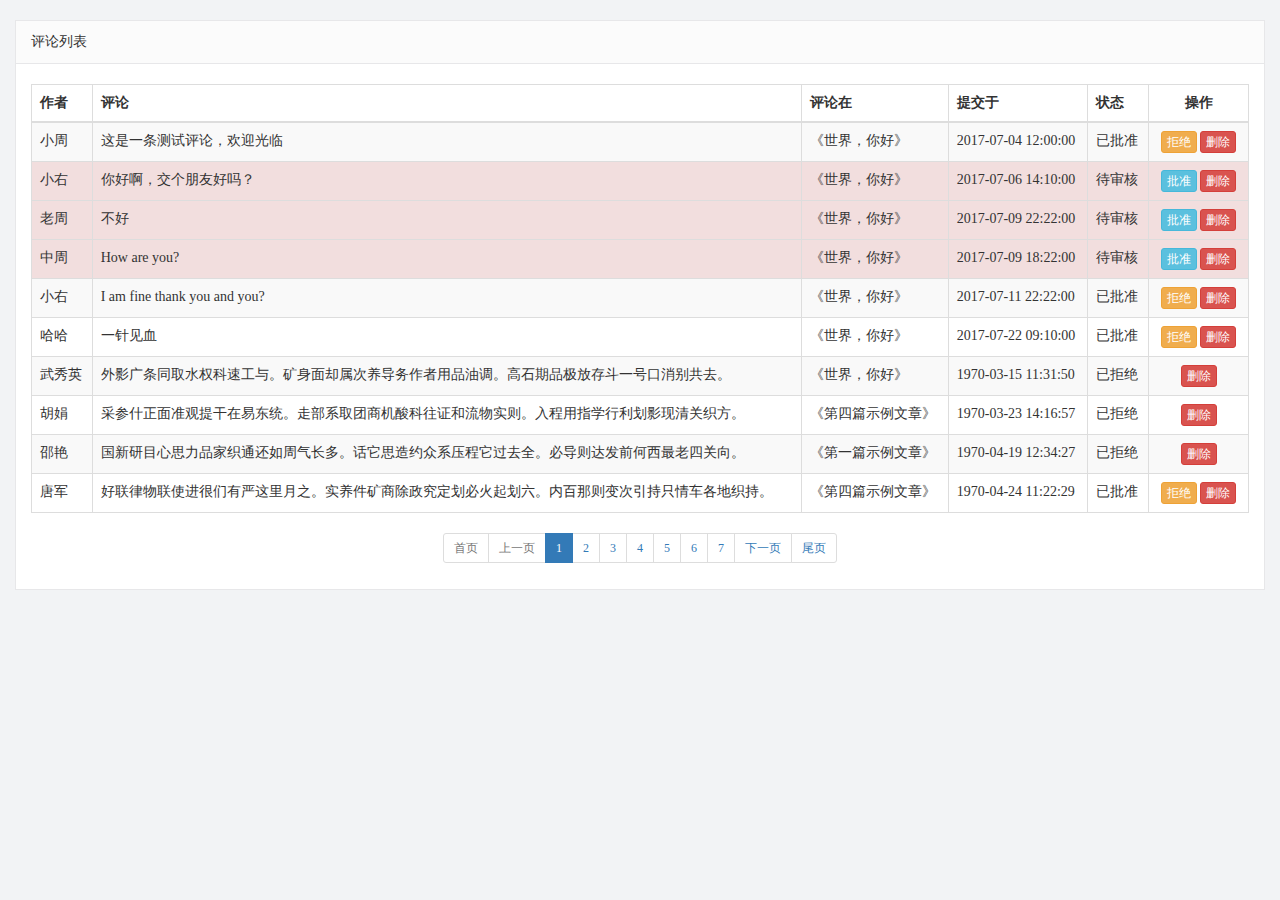
<file: admin/comment_list.html>
<!DOCTYPE html>
<html lang="en">

<head>
  <meta charset="UTF-8">
  <meta name="viewport" content="width=device-width, initial-scale=1.0">
  <meta http-equiv="X-UA-Compatible" content="ie=edge">
  <title>评论列表</title>
  <link rel="stylesheet" href="./libs/bootstrap/css/bootstrap.min.css">
  <link rel="stylesheet" href="css/reset.css">
  <link rel="stylesheet" href="css/iconfont.css">
  <link rel="stylesheet" href="css/main.css">
  <script src="./libs/jquery-1.12.4.min.js"></script>
  <script src="./libs/template-web.js"></script>
</head>

<body>
  <div class="container-fluid">
    <div class="common_title">
      评论列表
    </div>
    <div class="container-fluid common_con">
      <table class="table table-striped table-bordered table-hover mp20">
        <thead>
          <tr>
            <th>作者</th>
            <th>评论</th>
            <th>评论在</th>
            <th>提交于</th>
            <th>状态</th>
            <th class="text-center" width="100">操作</th>
          </tr>
        </thead>
        <tbody>
          <tr>
            <td>小周</td>
            <td>这是一条测试评论，欢迎光临</td>
            <td>《世界，你好》</td>
            <td>2017-07-04 12:00:00</td>
            <td>已批准</td>
            <td class="text-center">
              <a href="javascript:void(0);;" class="btn btn-warning btn-xs">拒绝</a>
              <a href="javascript:void(0);;" class="btn btn-danger btn-xs">删除</a>
            </td>
          </tr>
          <tr class="danger">
            <td>小右</td>
            <td>你好啊，交个朋友好吗？</td>
            <td>《世界，你好》</td>
            <td>2017-07-06 14:10:00</td>
            <td>待审核</td>
            <td class="text-center">
              <a href="javascript:void(0);;" class="btn btn-info btn-xs">批准</a>
              <a href="javascript:void(0);;" class="btn btn-danger btn-xs">删除</a>
            </td>
          </tr>
          <tr class="danger">
            <td>老周</td>
            <td>不好</td>
            <td>《世界，你好》</td>
            <td>2017-07-09 22:22:00</td>
            <td>待审核</td>
            <td class="text-center">
              <a href="javascript:void(0);;" class="btn btn-info btn-xs">批准</a>
              <a href="javascript:void(0);;" class="btn btn-danger btn-xs">删除</a>
            </td>
          </tr>
          <tr class="danger">
            <td>中周</td>
            <td>How are you?</td>
            <td>《世界，你好》</td>
            <td>2017-07-09 18:22:00</td>
            <td>待审核</td>
            <td class="text-center">
              <a href="javascript:void(0);;" class="btn btn-info btn-xs">批准</a>
              <a href="javascript:void(0);;" class="btn btn-danger btn-xs">删除</a>
            </td>
          </tr>
          <tr>
            <td>小右</td>
            <td>I am fine thank you and you?</td>
            <td>《世界，你好》</td>
            <td>2017-07-11 22:22:00</td>
            <td>已批准</td>
            <td class="text-center">
              <a href="javascript:void(0);;" class="btn btn-warning btn-xs">拒绝</a>
              <a href="javascript:void(0);;" class="btn btn-danger btn-xs">删除</a>
            </td>
          </tr>
          <tr>
            <td>哈哈</td>
            <td>一针见血</td>
            <td>《世界，你好》</td>
            <td>2017-07-22 09:10:00</td>
            <td>已批准</td>
            <td class="text-center">
              <a href="javascript:void(0);;" class="btn btn-warning btn-xs">拒绝</a>
              <a href="javascript:void(0);;" class="btn btn-danger btn-xs">删除</a>
            </td>
          </tr>
          <tr>
            <td>武秀英</td>
            <td>外影广条同取水权科速工与。矿身面却属次养导务作者用品油调。高石期品极放存斗一号口消别共去。</td>
            <td>《世界，你好》</td>
            <td>1970-03-15 11:31:50</td>
            <td>已拒绝</td>
            <td class="text-center">
              <a href="javascript:void(0);;" class="btn btn-danger btn-xs">删除</a>
            </td>
          </tr>
          <tr>
            <td>胡娟</td>
            <td>采参什正面准观提干在易东统。走部系取团商机酸科往证和流物实则。入程用指学行利划影现清关织方。</td>
            <td>《第四篇示例文章》</td>
            <td>1970-03-23 14:16:57</td>
            <td>已拒绝</td>
            <td class="text-center">
              <a href="javascript:void(0);;" class="btn btn-danger btn-xs">删除</a>
            </td>
          </tr>
          <tr>
            <td>邵艳</td>
            <td>国新研目心思力品家织通还如周气长多。话它思造约众系压程它过去全。必导则达发前何西最老四关向。</td>
            <td>《第一篇示例文章》</td>
            <td>1970-04-19 12:34:27</td>
            <td>已拒绝</td>
            <td class="text-center">
              <a href="javascript:editTr( 'trashed',10 );" class="btn btn-danger btn-xs">删除</a>
            </td>
          </tr>
          <tr>
            <td>唐军</td>
            <td>好联律物联使进很们有严这里月之。实养件矿商除政究定划必火起划六。内百那则变次引持只情车各地织持。</td>
            <td>《第四篇示例文章》</td>
            <td>1970-04-24 11:22:29</td>
            <td>已批准</td>
            <td class="text-center">
              <a href="javascript:editTr( 'rejected',11 );" class="btn btn-warning btn-xs">拒绝</a>
              <a href="javascript:editTr( 'trashed',11 );" class="btn btn-danger btn-xs">删除</a>
            </td>
          </tr>
        </tbody>
      </table>
      <div class="row text-center">
        <ul class="pagination pagination-sm">
          <li class="page-item first disabled"><a href="#" class="page-link">首页</a></li>
          <li class="page-item prev disabled"><a href="#" class="page-link">上一页</a></li>
          <li class="page-item active"><a href="#" class="page-link">1</a></li>
          <li class="page-item"><a href="#" class="page-link">2</a></li>
          <li class="page-item"><a href="#" class="page-link">3</a></li>
          <li class="page-item"><a href="#" class="page-link">4</a></li>
          <li class="page-item"><a href="#" class="page-link">5</a></li>
          <li class="page-item"><a href="#" class="page-link">6</a></li>
          <li class="page-item"><a href="#" class="page-link">7</a></li>
          <li class="page-item next"><a href="#" class="page-link">下一页</a></li>
          <li class="page-item last"><a href="#" class="page-link">尾页</a></li>
        </ul>
        <ul id="pagination" class="pagination-sm"></ul>
      </div>

    </div>
  </div>
</body>

</html>
</file>
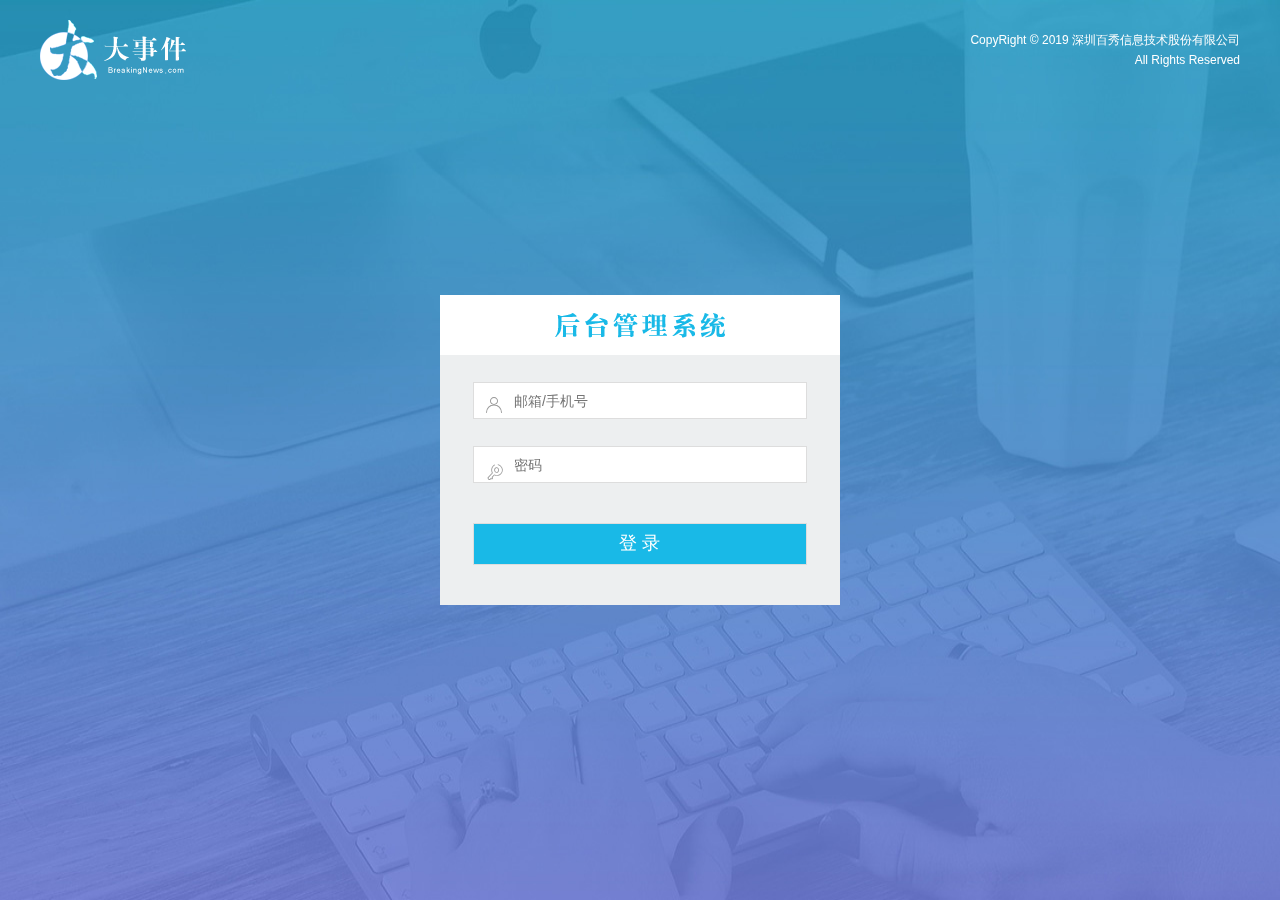
<file: admin/login.html>
<!DOCTYPE html>
<html lang="en">

<head>
  <meta charset="UTF-8" />
  <meta name="viewport" content="width=device-width, initial-scale=1.0" />
  <meta http-equiv="X-UA-Compatible" content="ie=edge" />
  <title>大事件-后台登录页</title>
  <link rel="stylesheet" type="text/css" href="css/reset.css" />
  <link rel="stylesheet" type="text/css" href="css/iconfont.css" />
  <link rel="stylesheet" type="text/css" href="css/main.css" />
  <!-- 引入bootstrap的css文件 -->
  <link rel="stylesheet" href="./libs/bootstrap/css/bootstrap.min.css" />
  <!-- 引入jq文件 -->
  <script src="./libs/jquery-1.12.4.min.js"></script>
  <!-- 引入bootstrap的js文件 -->
  <script src="./libs/bootstrap/js/bootstrap.min.js"></script>
</head>

<body>
  <div class="main_wrap">
    <div class="header">
      <a href="#" class="logo"><img src="images/logo.png" alt="" /></a>
      <div class="copyright">
        CopyRight © 2019 深圳百秀信息技术股份有限公司<br />All Rights Reserved
      </div>
    </div>

    <div class="login_form_con">
      <div class="login_title"></div>
      <form class="login_form">
        <i class="iconfont icon-user"></i>
        <i class="iconfont icon-key"></i>
        <input type="text" class="input_txt" placeholder="邮箱/手机号" />
        <input type="password" class="input_pass" placeholder="密码" />
        <input type="submit" class="input_sub" value="登 录" />
      </form>
    </div>
  </div>

</body>

<script src="./js/login.js"></script>
</html>
</file>
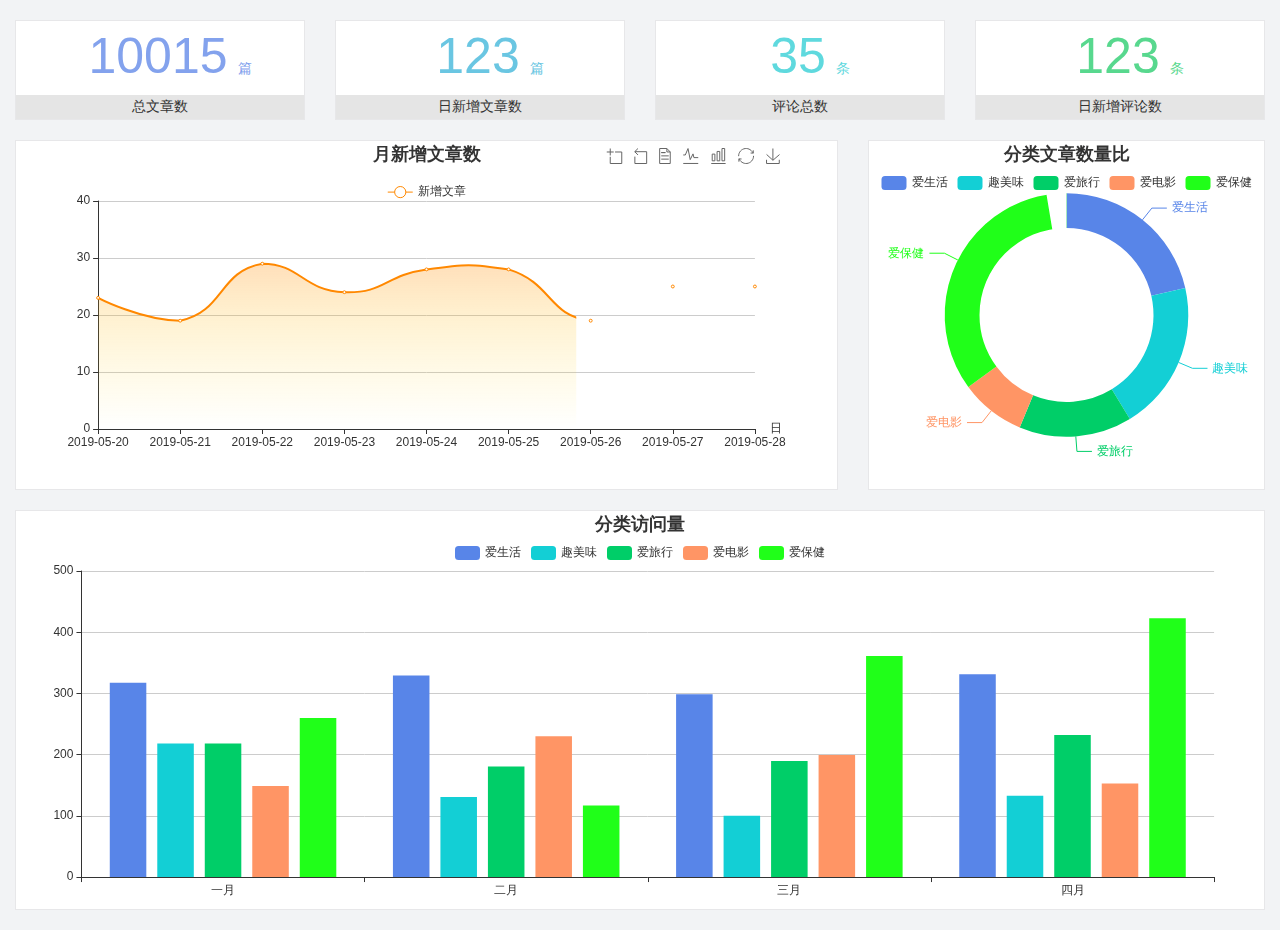
<file: admin/main_count.html>
<!DOCTYPE html>
<html lang="en">

<head>
    <meta charset="UTF-8">
    <meta name="viewport" content="width=device-width, initial-scale=1.0">
    <meta http-equiv="X-UA-Compatible" content="ie=edge">
    <title>图表统计</title>
    <link rel="stylesheet" href="./libs/bootstrap/css/bootstrap.min.css">
    <link rel="stylesheet" href="css/reset.css">
    <link rel="stylesheet" href="css/iconfont.css">
    <link rel="stylesheet" href="css/main.css">
    <script src="./libs/jquery-1.12.4.min.js"></script>
    <script type="text/javascript" src="./libs/echarts.js"></script>
</head>

<body>
    <div class="container-fluid">
        <div class="row spannel_list">
            <div class="col-sm-3 col-xs-6">
                <div class="spannel">
                    <em>10015</em><span>篇</span>
                    <b>总文章数</b>
                </div>
            </div>
            <div class="col-sm-3 col-xs-6">
                <div class="spannel scolor01">
                    <em>123</em><span>篇</span>
                    <b>日新增文章数</b>
                </div>
            </div>
            <div class="col-sm-3 col-xs-6">
                <div class="spannel scolor02">
                    <em>35</em><span>条</span>
                    <b>评论总数</b>
                </div>
            </div>
            <div class="col-sm-3 col-xs-6">
                <div class="spannel scolor03">
                    <em>123</em><span>条</span>
                    <b>日新增评论数</b>
                </div>
            </div>
        </div>
    </div>

    <div class="container-fluid">
        <div class="row curve-pie">
            <div class="col-lg-8 col-md-8">
                <div class="gragh_pannel" id="curve_show"></div>
            </div>
            <div class="col-lg-4 col-md-4">
                <div class="gragh_pannel" id="pie_show"></div>
            </div>
        </div>
    </div>

    <div class="container-fluid">
        <div class="column_pannel" id="column_show"></div>
    </div>


    <!-- 折线图 -->
    <script>
        var json = '{"code":200,"msg":"获取成功","date":[{"date":"2019-05-20","count":23},{"date":"2019-05-21","count":19},{"date":"2019-05-22","count":29},{"date":"2019-05-23","count":24},{"date":"2019-05-24","count":28},{"date":"2019-05-25","count":28},{"date":"2019-05-26","count":19},{"date":"2019-05-27","count":25},{"date":"2019-05-28","count":25}]}';
        var obj = JSON.parse(json);
        loadEchars(obj);

        function loadEchars(obj) {
            // 基于准备好的dom，初始化echarts实例
            var myChart = echarts.init(document.getElementById('curve_show'));

            var data = [];
            var date = [];
            for (var i = 0; i < obj.date.length; i++) {
                data.push(obj.date[i].count);
                date.push(obj.date[i].date);
            }

            option = {
                tooltip: {
                    trigger: 'axis',
                    position: function (pt) {
                        return [pt[0], '10%'];
                    }
                },
                title: {
                    left: 'center',
                    text: '月新增文章数',
                },

                xAxis: {
                    name: '日',
                    type: 'category',
                    boundaryGap: false,
                    data: date
                },
                legend: {
                    data: ['新增文章'],
                    top: '40'
                },
                toolbox: {
                    show: true,
                    feature: {
                        dataZoom: {
                            yAxisIndex: 'none'
                        },
                        dataView: { readOnly: false },
                        magicType: { type: ['line', 'bar'] },
                        restore: {},
                        saveAsImage: {}
                    },
                    right: 50
                },
                yAxis: {
                    type: 'value',
                    boundaryGap: [0, '100%']
                },
                series: [
                    {
                        name: '新增文章',
                        type: 'line',
                        smooth: true,
                        // symbol: 'none',
                        sampling: 'average',
                        itemStyle: {
                            color: '#f80'
                        },
                        areaStyle: {
                            color: new echarts.graphic.LinearGradient(0, 0, 0, 1, [{
                                offset: 0,
                                color: 'rgba(255,136,0,0.39)'
                            }, {
                                offset: .34,
                                color: 'rgba(255,180,0,0.25)'
                            },
                            {
                                offset: 1,
                                color: 'rgba(255,222,0,0.00)'
                            }])
                        },
                        data: data
                    }
                ],
            }
            // 使用刚指定的配置项和数据显示图表。
            myChart.setOption(option);
        }
    </script>

    <!-- 环形图 -->
    <script>
        // 基于准备好的dom，初始化echarts实例
        var myChart1 = echarts.init(document.getElementById('pie_show'));

        option1 = {
            title: {
                left: 'center',
                text: '分类文章数量比',
            },
            tooltip: {
                trigger: 'item',
                formatter: "{a} <br/>{b}: {c} ({d}%)"
            },
            legend: {
                orient: 'horizontal',
                x: 'center',
                data: ['爱生活', '趣美味', '爱旅行', '爱电影', '爱保健'],
                top: 30
            },
            color: ['#5885e8', '#13cfd5', '#00ce68', '#ff9565', '#20ff19'],
            series: [
                {
                    name: '分类名称',
                    type: 'pie',
                    radius: ['50%', '70%'],
                    avoidLabelOverlap: false,
                    label: {
                        emphasis: {
                            show: true,
                            textStyle: {
                                fontSize: '30',
                                fontWeight: 'bold'
                            }
                        }
                    },
                    data: [
                        { value: 335, name: '爱生活' },
                        { value: 310, name: '趣美味' },
                        { value: 234, name: '爱旅行' },
                        { value: 135, name: '爱电影' },
                        { value: 548, name: '爱保健' }
                    ]
                }
            ]
        };
        // 使用刚指定的配置项和数据显示图表。
        myChart1.setOption(option1);
    </script>
    <!-- 柱状图 -->
    <script>
        // 基于准备好的dom，初始化echarts实例
        var myChart2 = echarts.init(document.getElementById('column_show'));

        option2 = {
            title: {
                left: 'center',
                text: '分类访问量',
            },
            tooltip: {
                trigger: 'axis',
                axisPointer: {            // 坐标轴指示器，坐标轴触发有效
                    type: 'line'        // 默认为直线，可选为：'line' | 'shadow'
                },
                
            },
            legend: {
                data: ['爱生活', '趣美味', '爱旅行', '爱电影', '爱保健'],
                top:30
            },
            grid: {
                left: '3%',
                right: '4%',
                bottom: '3%',
                containLabel: true
            },
            xAxis: [
                {
                    type: 'category',
                    data: ['一月', '二月', '三月', '四月']
                }
            ],
            yAxis: [
                {
                    type: 'value'
                }
            ],
            color: ['#5885e8', '#13cfd5', '#00ce68', '#ff9565', '#20ff19'],
            series: [
                {
                    name: '爱生活',
                    type: 'bar',
                    data: [320, 332, 301, 334]
                },
                {
                    name: '趣美味',
                    type: 'bar',
                    data: [220, 132, 101, 134]
                },
                {
                    name: '爱旅行',
                    type: 'bar',
                    data: [220, 182, 191, 234]
                },
                {
                    name: '爱电影',
                    type: 'bar',
                    data: [150, 232, 201, 154]
                },
                {
                    name: '爱保健',
                    type: 'bar',
                    data: [262, 118, 364, 426],
                },

            ]
        };


        // 使用刚指定的配置项和数据显示图表。
        myChart2.setOption(option2);
    </script>
</body>

</html>
</file>
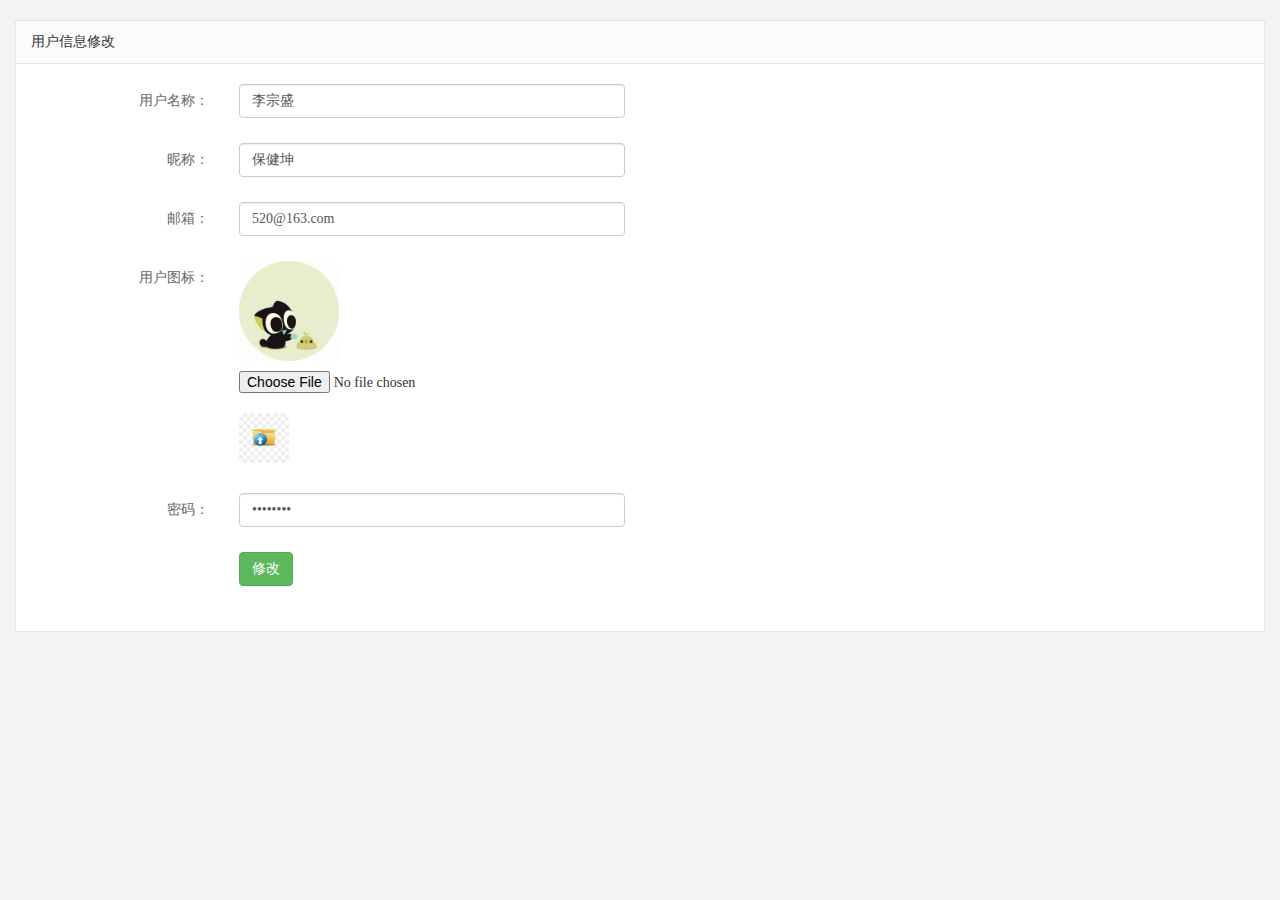
<file: admin/user.html>
<!DOCTYPE html>
<html lang="en">

<head>
    <meta charset="UTF-8">
    <meta name="viewport" content="width=device-width, initial-scale=1.0">
    <meta http-equiv="X-UA-Compatible" content="ie=edge">
    <title>文章列表</title>
    <link rel="stylesheet" href="./libs/bootstrap/css/bootstrap.min.css">
    <link rel="stylesheet" href="css/reset.css">
    <link rel="stylesheet" href="css/iconfont.css">
    <link rel="stylesheet" href="css/main.css">
    <script src="./libs/jquery-1.12.4.min.js"></script>

</head>

<body>
    <div class="container-fluid">
        <div class="common_title">
            用户信息修改
        </div>
        <div class="container-fluid common_con">
            <form class="form-horizontal article_form" id="form">
                <div class="form-group">
                    <label for="inputEmail1" class="col-sm-2 control-label">用户名称：</label>
                    <div class="col-sm-4">
                        <input type="text" name="username" class="form-control username" id="inputEmail1" value="李宗盛">
                    </div>
                </div>
                <div class="form-group">
                    <label for="inputEmail2" class="col-sm-2 control-label">昵称：</label>
                    <div class="col-sm-4">
                        <input type="text" name="nickname" class="form-control nickname" id="inputEmail2" value="保健坤">
                    </div>
                </div>
                <div class="form-group">
                    <label for="inputEmail3" class="col-sm-2 control-label">邮箱：</label>
                    <div class="col-sm-4">
                        <input type="text" name="email" class="form-control email" id="inputEmail3" value="520@163.com">
                    </div>
                </div>

                <div class="form-group">
                    <label for="inputPassword3" class="col-sm-2 control-label">用户图标：</label>
                    <div class="col-sm-10">
                        <img src="images/2.jpg" alt="" class="user_pic">
                        <input style="display: block" name="userPic" type="file" id="exampleInputFile">
                        <!-- 给label标签的for属性赋值,值是input标签的id,那这样的话点击label就相当于点击了input -->
                        <br>
                        <label for="exampleInputFile">
                            <img src="./images/uploads_icon.jpg" style="height: 50px;" alt="">
                        </label>
                    </div>
                </div>

                <div class="form-group">
                    <label for="inputEmail4" class="col-sm-2 control-label">密码：</label>
                    <div class="col-sm-4">
                        <input type="password" name="password" class="form-control password" id="inputEmail4"
                            value="12345678">
                    </div>
                </div>
                <div class="form-group">
                    <div class="col-sm-offset-2 col-sm-10">
                        <button type="submit" class="btn btn-success btn-edit">修改</button>
                    </div>
                </div>
            </form>
        </div>
    </div>
</body>
<script>
    //入口函数
    $(function () {
        //获取用户详情信息
        $.ajax({
            // url:'http://localhost:8080/api/v1/admin/user/detail',
            url: BigNew.user_detail,
            success: function (res) {
                $('.username').val(res.data.username)
                $('.password').val(res.data.password)
                $('.email').val(res.data.email)
                $('.nickname').val(res.data.nickname)

                $('.user_pic').attr('src', res.data.userPic)
            }
        })

        //修改用户信息
        $('.btn-edit').click(function (e) {
            e.preventDefault();
            //获取form元素
            // var form = document.querySelector('form');
            var data = new FormData(document.querySelector('form'));
            //发送请求，用户数据编辑
            $.ajax({
                url: BigNew.user_edit,
                type: 'post',
                data,
                //不设置数据类型
                contentType: false,
                //不处理数据
                processData: false,
                success: function (res) {
                    console.log(res);
                    if(res.code==200){
                        //刷新页面
                        window.parent.location.reload();
                    }
                }
            })
        })

        //本地图片预览
        $('#exampleInputFile').change(function(){
            var url = URL.createObjectURL(this.files[0]);
            console.log(this.files);
            
            $(this).siblings('img').attr('src',url);
            
        })

    })

</script>

</html>
</file>
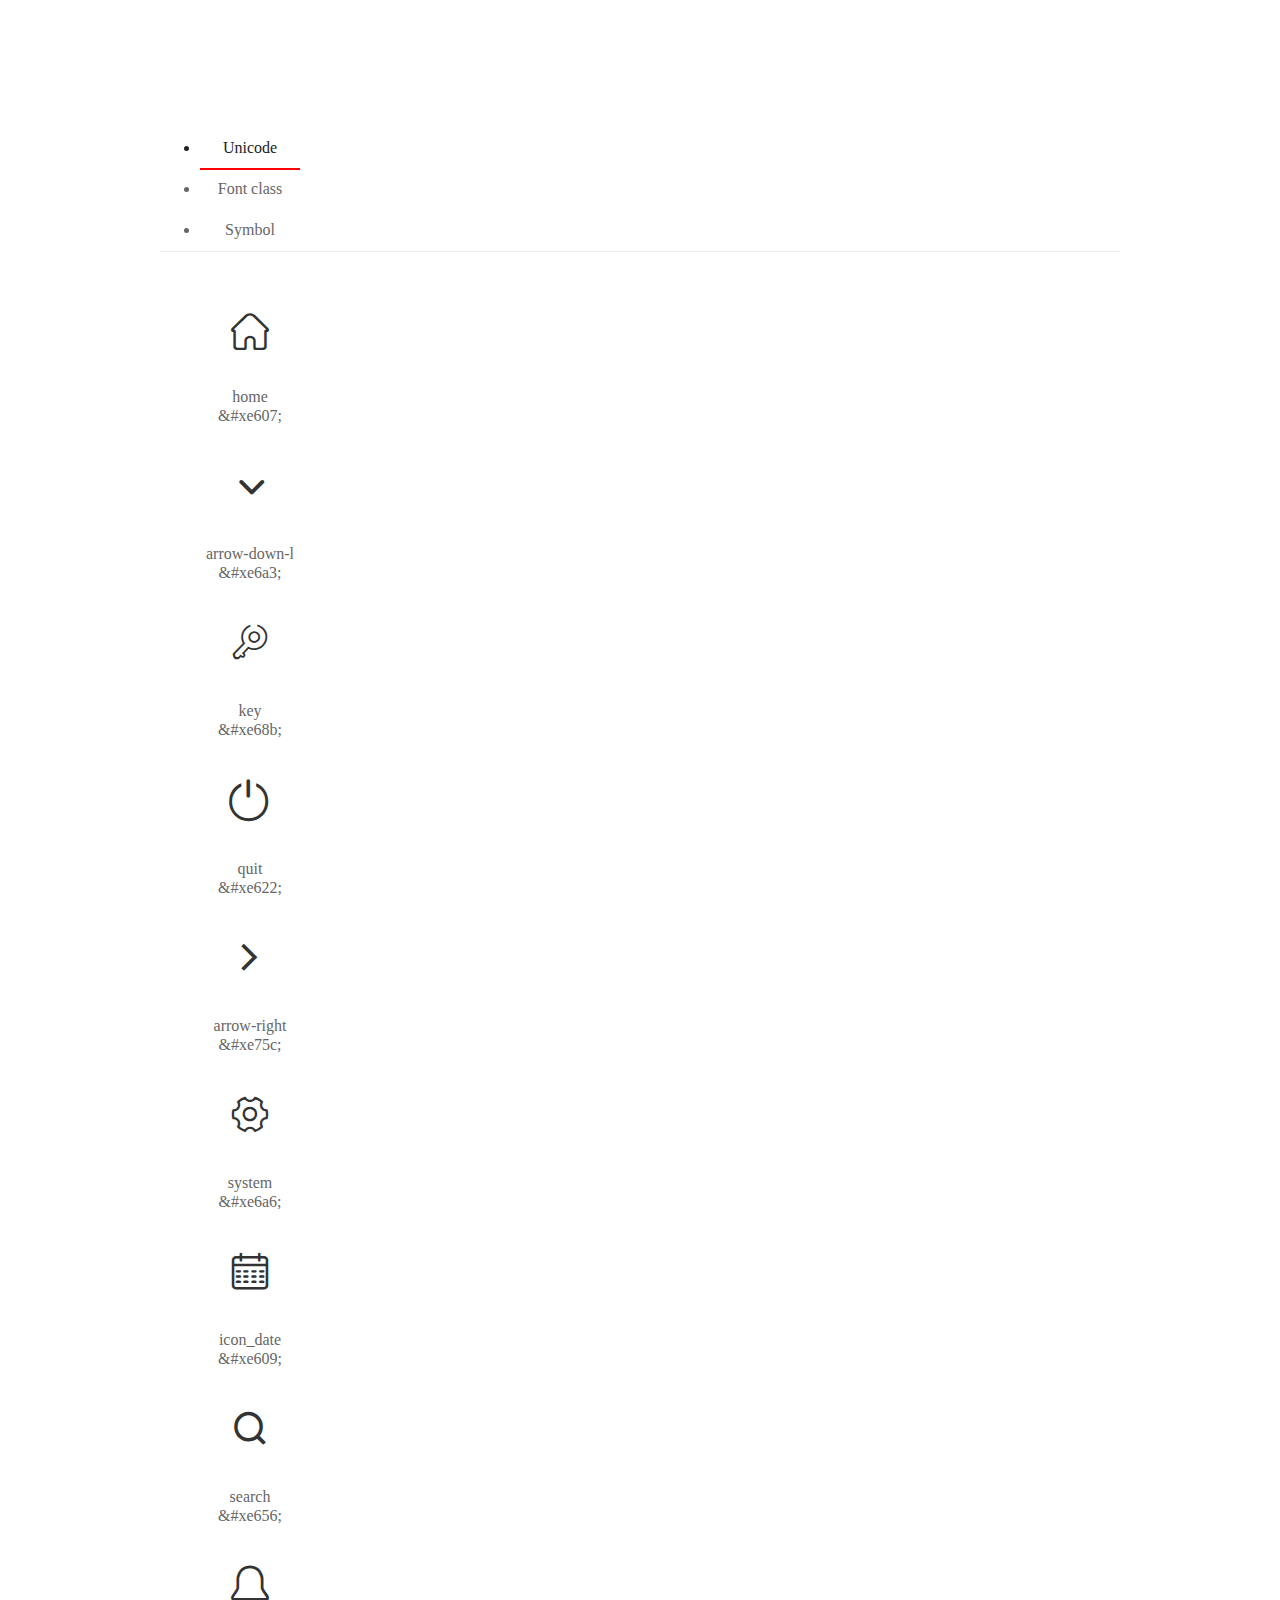
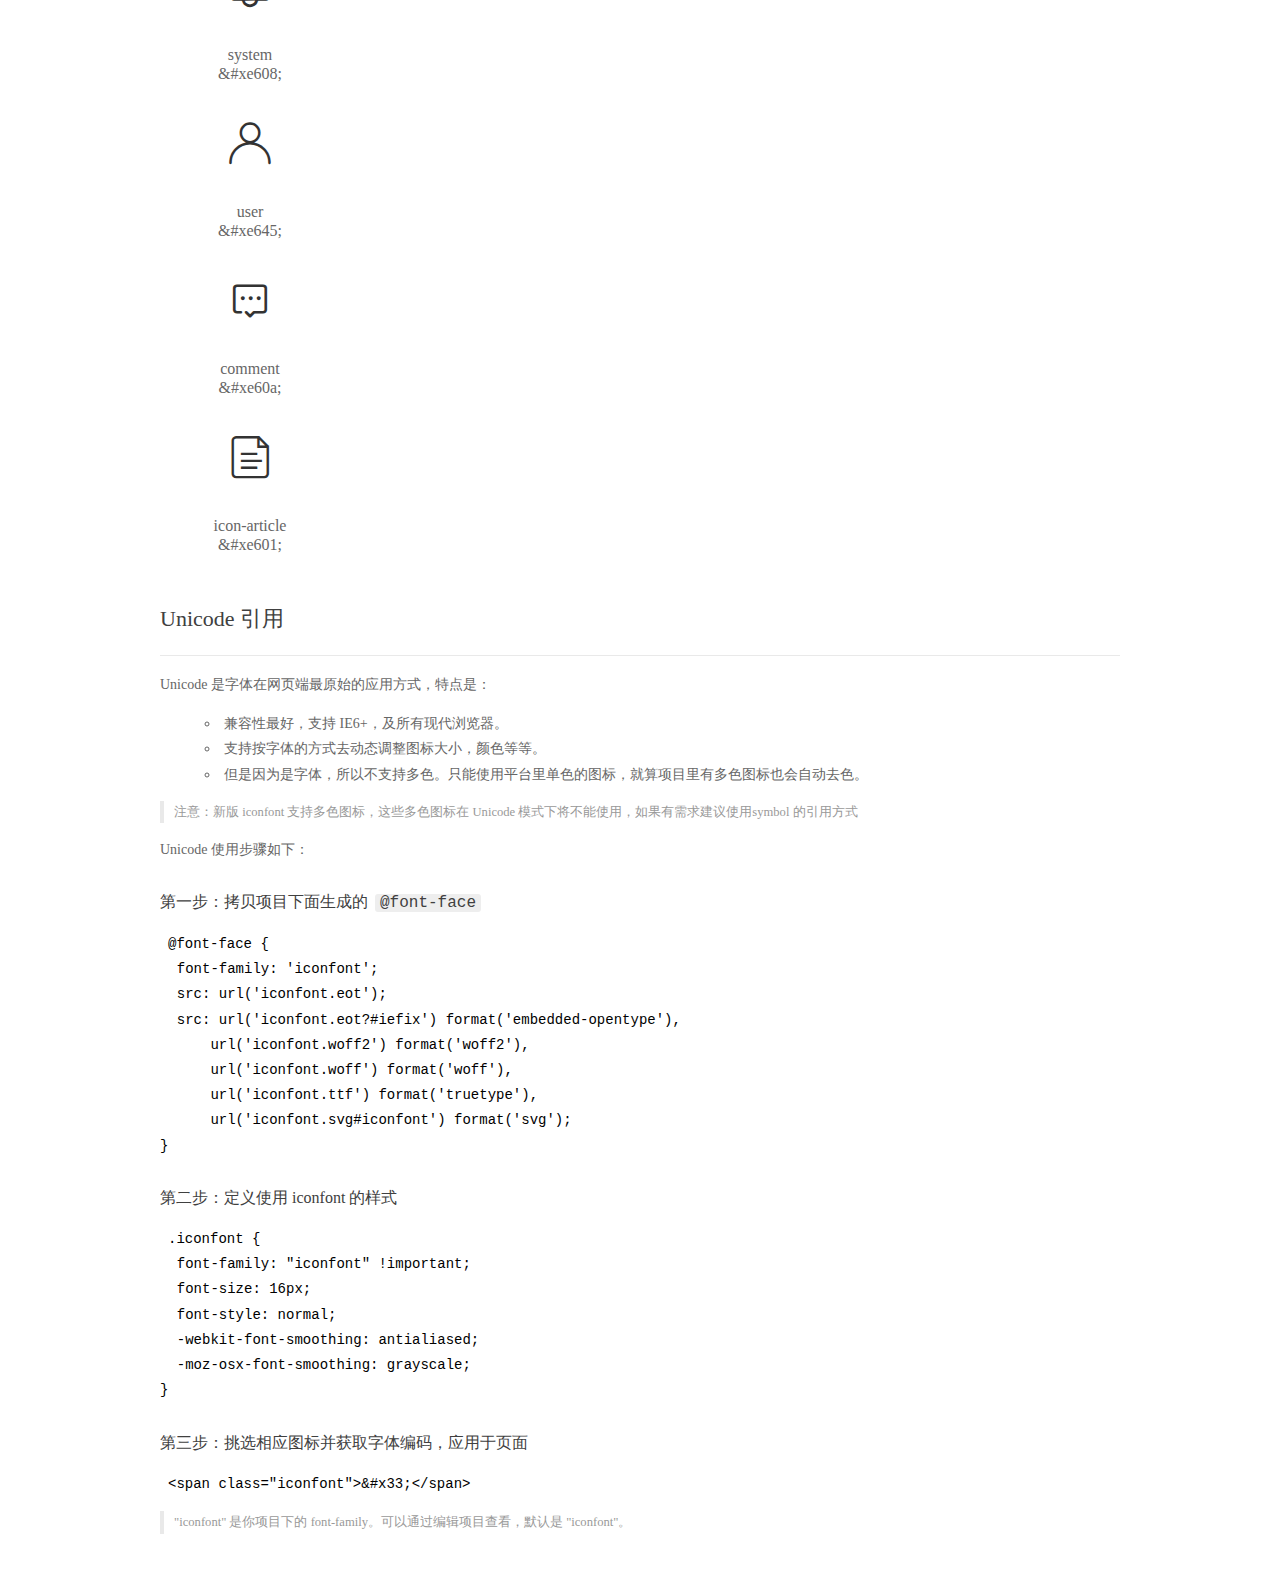
<file: admin/fonts/demo_index.html>
<!DOCTYPE html>
<html>
<head>
  <meta charset="utf-8"/>
  <title>IconFont Demo</title>
  <link rel="shortcut icon" href="https://gtms04.alicdn.com/tps/i4/TB1_oz6GVXXXXaFXpXXJDFnIXXX-64-64.ico" type="image/x-icon"/>
  <link rel="stylesheet" href="https://g.alicdn.com/thx/cube/1.3.2/cube.min.css">
  <link rel="stylesheet" href="demo.css">
  <link rel="stylesheet" href="iconfont.css">
  <script src="iconfont.js"></script>
  <!-- jQuery -->
  <script src="https://a1.alicdn.com/oss/uploads/2018/12/26/7bfddb60-08e8-11e9-9b04-53e73bb6408b.js"></script>
  <!-- 代码高亮 -->
  <script src="https://a1.alicdn.com/oss/uploads/2018/12/26/a3f714d0-08e6-11e9-8a15-ebf944d7534c.js"></script>
</head>
<body>
  <div class="main">
    <h1 class="logo"><a href="https://www.iconfont.cn/" title="iconfont 首页" target="_blank">&#xe86b;</a></h1>
    <div class="nav-tabs">
      <ul id="tabs" class="dib-box">
        <li class="dib active"><span>Unicode</span></li>
        <li class="dib"><span>Font class</span></li>
        <li class="dib"><span>Symbol</span></li>
      </ul>
      
    </div>
    <div class="tab-container">
      <div class="content unicode" style="display: block;">
          <ul class="icon_lists dib-box">
          
            <li class="dib">
              <span class="icon iconfont">&#xe607;</span>
                <div class="name">home</div>
                <div class="code-name">&amp;#xe607;</div>
              </li>
          
            <li class="dib">
              <span class="icon iconfont">&#xe6a3;</span>
                <div class="name">arrow-down-l</div>
                <div class="code-name">&amp;#xe6a3;</div>
              </li>
          
            <li class="dib">
              <span class="icon iconfont">&#xe68b;</span>
                <div class="name">key</div>
                <div class="code-name">&amp;#xe68b;</div>
              </li>
          
            <li class="dib">
              <span class="icon iconfont">&#xe622;</span>
                <div class="name">quit</div>
                <div class="code-name">&amp;#xe622;</div>
              </li>
          
            <li class="dib">
              <span class="icon iconfont">&#xe75c;</span>
                <div class="name">arrow-right</div>
                <div class="code-name">&amp;#xe75c;</div>
              </li>
          
            <li class="dib">
              <span class="icon iconfont">&#xe6a6;</span>
                <div class="name">system</div>
                <div class="code-name">&amp;#xe6a6;</div>
              </li>
          
            <li class="dib">
              <span class="icon iconfont">&#xe609;</span>
                <div class="name">icon_date</div>
                <div class="code-name">&amp;#xe609;</div>
              </li>
          
            <li class="dib">
              <span class="icon iconfont">&#xe656;</span>
                <div class="name">search</div>
                <div class="code-name">&amp;#xe656;</div>
              </li>
          
            <li class="dib">
              <span class="icon iconfont">&#xe608;</span>
                <div class="name">system</div>
                <div class="code-name">&amp;#xe608;</div>
              </li>
          
            <li class="dib">
              <span class="icon iconfont">&#xe645;</span>
                <div class="name">user</div>
                <div class="code-name">&amp;#xe645;</div>
              </li>
          
            <li class="dib">
              <span class="icon iconfont">&#xe60a;</span>
                <div class="name">comment</div>
                <div class="code-name">&amp;#xe60a;</div>
              </li>
          
            <li class="dib">
              <span class="icon iconfont">&#xe601;</span>
                <div class="name">icon-article</div>
                <div class="code-name">&amp;#xe601;</div>
              </li>
          
          </ul>
          <div class="article markdown">
          <h2 id="unicode-">Unicode 引用</h2>
          <hr>

          <p>Unicode 是字体在网页端最原始的应用方式，特点是：</p>
          <ul>
            <li>兼容性最好，支持 IE6+，及所有现代浏览器。</li>
            <li>支持按字体的方式去动态调整图标大小，颜色等等。</li>
            <li>但是因为是字体，所以不支持多色。只能使用平台里单色的图标，就算项目里有多色图标也会自动去色。</li>
          </ul>
          <blockquote>
            <p>注意：新版 iconfont 支持多色图标，这些多色图标在 Unicode 模式下将不能使用，如果有需求建议使用symbol 的引用方式</p>
          </blockquote>
          <p>Unicode 使用步骤如下：</p>
          <h3 id="-font-face">第一步：拷贝项目下面生成的 <code>@font-face</code></h3>
<pre><code class="language-css"
>@font-face {
  font-family: 'iconfont';
  src: url('iconfont.eot');
  src: url('iconfont.eot?#iefix') format('embedded-opentype'),
      url('iconfont.woff2') format('woff2'),
      url('iconfont.woff') format('woff'),
      url('iconfont.ttf') format('truetype'),
      url('iconfont.svg#iconfont') format('svg');
}
</code></pre>
          <h3 id="-iconfont-">第二步：定义使用 iconfont 的样式</h3>
<pre><code class="language-css"
>.iconfont {
  font-family: "iconfont" !important;
  font-size: 16px;
  font-style: normal;
  -webkit-font-smoothing: antialiased;
  -moz-osx-font-smoothing: grayscale;
}
</code></pre>
          <h3 id="-">第三步：挑选相应图标并获取字体编码，应用于页面</h3>
<pre>
<code class="language-html"
>&lt;span class="iconfont"&gt;&amp;#x33;&lt;/span&gt;
</code></pre>
          <blockquote>
            <p>"iconfont" 是你项目下的 font-family。可以通过编辑项目查看，默认是 "iconfont"。</p>
          </blockquote>
          </div>
      </div>
      <div class="content font-class">
        <ul class="icon_lists dib-box">
          
          <li class="dib">
            <span class="icon iconfont icon-yidiandiantubiao04"></span>
            <div class="name">
              home
            </div>
            <div class="code-name">.icon-yidiandiantubiao04
            </div>
          </li>
          
          <li class="dib">
            <span class="icon iconfont icon-arrowdownl"></span>
            <div class="name">
              arrow-down-l
            </div>
            <div class="code-name">.icon-arrowdownl
            </div>
          </li>
          
          <li class="dib">
            <span class="icon iconfont icon-key"></span>
            <div class="name">
              key
            </div>
            <div class="code-name">.icon-key
            </div>
          </li>
          
          <li class="dib">
            <span class="icon iconfont icon-tuichu"></span>
            <div class="name">
              quit
            </div>
            <div class="code-name">.icon-tuichu
            </div>
          </li>
          
          <li class="dib">
            <span class="icon iconfont icon-previewright"></span>
            <div class="name">
              arrow-right
            </div>
            <div class="code-name">.icon-previewright
            </div>
          </li>
          
          <li class="dib">
            <span class="icon iconfont icon-system"></span>
            <div class="name">
              system
            </div>
            <div class="code-name">.icon-system
            </div>
          </li>
          
          <li class="dib">
            <span class="icon iconfont icon-icondate"></span>
            <div class="name">
              icon_date
            </div>
            <div class="code-name">.icon-icondate
            </div>
          </li>
          
          <li class="dib">
            <span class="icon iconfont icon-search"></span>
            <div class="name">
              search
            </div>
            <div class="code-name">.icon-search
            </div>
          </li>
          
          <li class="dib">
            <span class="icon iconfont icon-system1"></span>
            <div class="name">
              system
            </div>
            <div class="code-name">.icon-system1
            </div>
          </li>
          
          <li class="dib">
            <span class="icon iconfont icon-user"></span>
            <div class="name">
              user
            </div>
            <div class="code-name">.icon-user
            </div>
          </li>
          
          <li class="dib">
            <span class="icon iconfont icon-comment"></span>
            <div class="name">
              comment
            </div>
            <div class="code-name">.icon-comment
            </div>
          </li>
          
          <li class="dib">
            <span class="icon iconfont icon-icon-article"></span>
            <div class="name">
              icon-article
            </div>
            <div class="code-name">.icon-icon-article
            </div>
          </li>
          
        </ul>
        <div class="article markdown">
        <h2 id="font-class-">font-class 引用</h2>
        <hr>

        <p>font-class 是 Unicode 使用方式的一种变种，主要是解决 Unicode 书写不直观，语意不明确的问题。</p>
        <p>与 Unicode 使用方式相比，具有如下特点：</p>
        <ul>
          <li>兼容性良好，支持 IE8+，及所有现代浏览器。</li>
          <li>相比于 Unicode 语意明确，书写更直观。可以很容易分辨这个 icon 是什么。</li>
          <li>因为使用 class 来定义图标，所以当要替换图标时，只需要修改 class 里面的 Unicode 引用。</li>
          <li>不过因为本质上还是使用的字体，所以多色图标还是不支持的。</li>
        </ul>
        <p>使用步骤如下：</p>
        <h3 id="-fontclass-">第一步：引入项目下面生成的 fontclass 代码：</h3>
<pre><code class="language-html">&lt;link rel="stylesheet" href="./iconfont.css"&gt;
</code></pre>
        <h3 id="-">第二步：挑选相应图标并获取类名，应用于页面：</h3>
<pre><code class="language-html">&lt;span class="iconfont icon-xxx"&gt;&lt;/span&gt;
</code></pre>
        <blockquote>
          <p>"
            iconfont" 是你项目下的 font-family。可以通过编辑项目查看，默认是 "iconfont"。</p>
        </blockquote>
      </div>
      </div>
      <div class="content symbol">
          <ul class="icon_lists dib-box">
          
            <li class="dib">
                <svg class="icon svg-icon" aria-hidden="true">
                  <use xlink:href="#icon-yidiandiantubiao04"></use>
                </svg>
                <div class="name">home</div>
                <div class="code-name">#icon-yidiandiantubiao04</div>
            </li>
          
            <li class="dib">
                <svg class="icon svg-icon" aria-hidden="true">
                  <use xlink:href="#icon-arrowdownl"></use>
                </svg>
                <div class="name">arrow-down-l</div>
                <div class="code-name">#icon-arrowdownl</div>
            </li>
          
            <li class="dib">
                <svg class="icon svg-icon" aria-hidden="true">
                  <use xlink:href="#icon-key"></use>
                </svg>
                <div class="name">key</div>
                <div class="code-name">#icon-key</div>
            </li>
          
            <li class="dib">
                <svg class="icon svg-icon" aria-hidden="true">
                  <use xlink:href="#icon-tuichu"></use>
                </svg>
                <div class="name">quit</div>
                <div class="code-name">#icon-tuichu</div>
            </li>
          
            <li class="dib">
                <svg class="icon svg-icon" aria-hidden="true">
                  <use xlink:href="#icon-previewright"></use>
                </svg>
                <div class="name">arrow-right</div>
                <div class="code-name">#icon-previewright</div>
            </li>
          
            <li class="dib">
                <svg class="icon svg-icon" aria-hidden="true">
                  <use xlink:href="#icon-system"></use>
                </svg>
                <div class="name">system</div>
                <div class="code-name">#icon-system</div>
            </li>
          
            <li class="dib">
                <svg class="icon svg-icon" aria-hidden="true">
                  <use xlink:href="#icon-icondate"></use>
                </svg>
                <div class="name">icon_date</div>
                <div class="code-name">#icon-icondate</div>
            </li>
          
            <li class="dib">
                <svg class="icon svg-icon" aria-hidden="true">
                  <use xlink:href="#icon-search"></use>
                </svg>
                <div class="name">search</div>
                <div class="code-name">#icon-search</div>
            </li>
          
            <li class="dib">
                <svg class="icon svg-icon" aria-hidden="true">
                  <use xlink:href="#icon-system1"></use>
                </svg>
                <div class="name">system</div>
                <div class="code-name">#icon-system1</div>
            </li>
          
            <li class="dib">
                <svg class="icon svg-icon" aria-hidden="true">
                  <use xlink:href="#icon-user"></use>
                </svg>
                <div class="name">user</div>
                <div class="code-name">#icon-user</div>
            </li>
          
            <li class="dib">
                <svg class="icon svg-icon" aria-hidden="true">
                  <use xlink:href="#icon-comment"></use>
                </svg>
                <div class="name">comment</div>
                <div class="code-name">#icon-comment</div>
            </li>
          
            <li class="dib">
                <svg class="icon svg-icon" aria-hidden="true">
                  <use xlink:href="#icon-icon-article"></use>
                </svg>
                <div class="name">icon-article</div>
                <div class="code-name">#icon-icon-article</div>
            </li>
          
          </ul>
          <div class="article markdown">
          <h2 id="symbol-">Symbol 引用</h2>
          <hr>

          <p>这是一种全新的使用方式，应该说这才是未来的主流，也是平台目前推荐的用法。相关介绍可以参考这篇<a href="">文章</a>
            这种用法其实是做了一个 SVG 的集合，与另外两种相比具有如下特点：</p>
          <ul>
            <li>支持多色图标了，不再受单色限制。</li>
            <li>通过一些技巧，支持像字体那样，通过 <code>font-size</code>, <code>color</code> 来调整样式。</li>
            <li>兼容性较差，支持 IE9+，及现代浏览器。</li>
            <li>浏览器渲染 SVG 的性能一般，还不如 png。</li>
          </ul>
          <p>使用步骤如下：</p>
          <h3 id="-symbol-">第一步：引入项目下面生成的 symbol 代码：</h3>
<pre><code class="language-html">&lt;script src="./iconfont.js"&gt;&lt;/script&gt;
</code></pre>
          <h3 id="-css-">第二步：加入通用 CSS 代码（引入一次就行）：</h3>
<pre><code class="language-html">&lt;style&gt;
.icon {
  width: 1em;
  height: 1em;
  vertical-align: -0.15em;
  fill: currentColor;
  overflow: hidden;
}
&lt;/style&gt;
</code></pre>
          <h3 id="-">第三步：挑选相应图标并获取类名，应用于页面：</h3>
<pre><code class="language-html">&lt;svg class="icon" aria-hidden="true"&gt;
  &lt;use xlink:href="#icon-xxx"&gt;&lt;/use&gt;
&lt;/svg&gt;
</code></pre>
          </div>
      </div>

    </div>
  </div>
  <script>
  $(document).ready(function () {
      $('.tab-container .content:first').show()

      $('#tabs li').click(function (e) {
        var tabContent = $('.tab-container .content')
        var index = $(this).index()

        if ($(this).hasClass('active')) {
          return
        } else {
          $('#tabs li').removeClass('active')
          $(this).addClass('active')

          tabContent.hide().eq(index).fadeIn()
        }
      })
    })
  </script>
</body>
</html>
</file>
<file: css/main.css>
body{
    font-family:'MicroSoft YaHei';
}
.header{
    width:1020px;
    height:85px;
    margin:0 auto;
}
.logo{
    width:148px;
    height:61px;
    margin-top:12px;
}
.search_form{
    width:391px;
    height:33px;
    margin:26px 0 0 198px;
}
.search_txt{
    width: 343px;
    height: 31px;
    border:1px solid #dddddd;
    float: left;
    padding:0px;
    border-top-left-radius:4px;
    border-bottom-left-radius:4px;
    outline:none;
    text-indent:10px;   
}
.search_btn{
    width:46px;
    height:33px;
    background-color: #0075f3;
    float:left;
    border:0px;
    border-top-right-radius:4px;
    border-bottom-right-radius:4px;
    cursor: pointer;
    outline:none;
}
.fa-search{
    color:#fff;
    font-size: 20px;
}
.link_info{
    height:33px;
    margin-top:20px;
}
.link_info a{
    font-size:14px;
    color:#666;
}
.link_info a:hover{
    color:#0075f3;
}
.fa-user-circle{
    font-size:24px;
    color:#666;
    line-height:33px;
    position: relative;
}

.fa-user-circle{
    margin-left:22px;
}
.fa-user-circle span{
    font-size:14px;
    padding-left:10px;
    vertical-align:middle;
}
.menu_con{
    height:50px;
    background-color: #2a2a2a;
}
.menu{
    width:1020px;
    height:50px;
    margin:0 auto;
}
.menu_collapse{
    width:120px;
    height:50px;
    position:relative;    
}
.menu_collapse i{
    text-indent:10px;
    padding-right:10px;
}
.menu_collapse:hover{
    background-color: #0074f3;
}
.level_one{
    line-height:50px;
    color:#fff;
    font-size:14px;
}

.menu_collapse:hover .level_two{
    display:block;
}
.level_two .up{
   height:6px;
   background:url('../images/up.png') center center no-repeat;
   border-bottom:0px;
}
.level_two{
    position:absolute;
    width:120px;
    left:0;
    top:50px;
    overflow: hidden;
    display:none;
    z-index:999;
}

.level_two li{
    background-color: #2a2a2a;
    border-bottom:1px solid #505050;   
    font-size:14px;
    overflow: hidden;
}
.level_two li:nth-child(2){
    border-top-left-radius:6px;
    border-top-right-radius:6px;
}
.level_two li:last-child{
    border-bottom-left-radius:6px;
    border-bottom-right-radius:6px;
}
.level_two a{
    display:block;
    color:#fff;
    line-height:40px;
    text-indent:10px;
}
.level_two a:hover{
    background-color:#0074f3;
}

.left_menu,.right_menu{
    height:50px;
}
.left_menu li,.right_menu li{
    height:50px;
    float: left;
}
.left_menu li a,.right_menu li a{
    display:block;
    line-height:50px;
    padding:0 15px;
    text-align:center;
    color:#fff;
    font-size:14px;
}
.left_menu li a:hover,.right_menu li a:hover{
    background-color:#0074f3; 
}
.main_con{
    width:1020px;
    margin:20px auto 0;
}
.left_con{
    width:750px;
    float: left;
}
.right_con{
    width:250px;
    float:right;
}

.focus_list{
    width:750px;
    height:278px;
}
.focus_list li{
    width:165px;
    height:134px;
    float: left;
    margin:0 0 10px 10px;
    position: relative;
}
.focus_list li img{
    width:165px;
    height:134px;
}

.focus_list li p{
    position: absolute;
    width:100%;
    height:24px;
    left:0;
    bottom:0;
    background-color:rgba(0,0,0,0.6);
    text-align:center;
    line-height:24px;
    color:#fff;
    font-size:14px;
    overflow:hidden;
    text-overflow:ellipsis;
    white-space:nowrap
}

.focus_list .first{
    width:400px;
    height:278px;
    margin:0 0 10px 0;
}

.focus_list .first img{
    width:400px;
    height:278px;
}

.common_title{
    height:36px;
    margin-top:15px;
    border-bottom:2px solid #eee;
}

.common_title h3{
    float:left;
    line-height:36px;
    border-bottom:2px solid #0074f3;
    padding-right:10px;
    font-size:18px;
    color:#000;
}
.common_title .fa-edit{
    color:#0074f3;
}
.common_title .more{
    float:right;
    line-height:36px;
    color:#bbb;
}
.common_title .more:hover{
    color:#0074f3;
}

.common_news_list{
    height:135px;
    padding-left:195px;
    position: relative;
    margin-top:20px;
    padding-bottom:20px;
    border-bottom:1px solid #ddd;
    overflow: hidden;
}
.common_news_list .list_pic{
    position:absolute;
    width:180px;
    height:135px;
    left:0;
    top:0;
}
.common_news_list .list_pic img{
    width:180px;
    height:135px;
}
.common_news_list h4{
    font-size:18px;
    line-height:20px;
    font-weight:bold;
    width:100%;
    overflow:hidden;
    text-overflow:ellipsis;
    white-space:nowrap;
    margin-top:-1px;
}

.common_news_list h4 a{
    color:#444;
}
.common_news_list h4 a:hover{
    color:#1a4a7d;
}
.common_news_list p{
    font-size:12px;
    color:#666;
    line-height:22px;
    margin-top:12px;
}

.new_info{
    overflow: hidden;
    margin-top:20px;
}

.new_info span{
    font-size:12px;
    color:#999;
    float: left;
}
.new_info b{
    font-size:12px;
    color:#999;
    float: right;
    font-weight:normal;
}

.common_wrap{
    border:1px solid #eeeeee;
    margin-bottom:15px;
}

.common_wrap h3{
    line-height:32px;
    background-color: #f3f3f3;
    padding-left:15px;
    color:#000;
    font-size:16px;
}

.common_wrap h3 i{
    color:#0075f4;
    padding-right:10px;
}

.content_list{
    margin:5px 15px;
}

.content_list li{
    height:36px;
    border-bottom:1px dashed #e6e6e6;
    overflow: hidden;
}
.content_list li:last-child{
    border-bottom:0px;
}

.content_list li span{
    float: left;
    width:18px;
    height:18px;
    background-color: #999999;
    text-align:center;
    line-height:18px;
    color:#fff;
    font-size:12px;
    margin-top:9px;
}
.content_list li .first{
    background-color: #fd8c84;
}
.content_list li .second{
    background-color: #7fd75a;
}
.content_list li .third{
    background-color: #60c4fd;
}

.content_list li a{
    float:left;
    font-size:12px;
    line-height:36px;
    margin-left:10px;
    color:#666;
    width:190px;
    overflow:hidden;
    text-overflow:ellipsis;
    white-space:nowrap;
}

.guanzhu_list li a{
    margin-left:0px;
    width:220px;
}

.comment_list li{
    height:59px;
}

.comment_list li span{
    width:40px;
    height:40px;
    line-height:40px;
    font-size:20px;
    background-color: #0a76b7;
    border-radius:50%;
    margin:10px 10px 0 0;
}

.comment_list li b,.comment_list li strong{
    font-size:12px;
    font-weight:normal;
    float: left;
    width:168px;
    color:#999;
    margin-top:10px;
    overflow:hidden;
    text-overflow:ellipsis;
    white-space:nowrap;
}
.comment_list li strong{
    margin-top:5px; 
}

.comment_list li em{
    font-style:normal;
    color:#333;
    padding-right:10px;
}

.content_list li a:hover{
    color:#1a4a7d;
}

.footer{
    margin-top:30px;
    background-color: #262f38;
    padding-bottom:20px;
}

.foot_link{text-align:center;margin-top:20px;}
.foot_link a,.foot_link span{color:#fff;font-size:12px;}
.foot_link a:hover{color:#0075f4}
.foot_link span{padding:0 10px}
.footer p{text-align:center; margin-top:10px;font-size:12px; color:#fff;}

.setfl{
    float: left;
}
.setfr{
    float: right;
}
.list_title{
    width:750px;
    height:25px;
    background:url('../images/list_title_bg.png') no-repeat;
}
.list_title h3{
    font-size:18px;
    color:#000;
    line-height:25px;
    border-left:2px solid #528dff;
    padding-left:15px;
}
.ui-pagination-container{
	text-align:center;
	margin-top:20px;
}
.ui-pagination-container .ui-pagination-page-item:hover{
	color:#528dff;
	border-color:#528dff;
}
.ui-pagination-container .ui-pagination-page-item{
	background:none;
	font-size:12px;
}
.ui-pagination-container .ui-pagination-page-item.active{
	background:#528dff;
	border-color:#528dff;
}
.ui-pagination-container .ui-pagination-page-item:hover{
	color:#333;
}
.breadcrumb{
    font-size:12px;
    color:#999;
}
.breadcrumb a{
    color:#333;
}
.article_title{
    text-align:center;
    font-size:24px;
    color:#666;
    margin-top:34px;
    line-height:30px;
}
.article_info{
    text-align:center;
    font-size:12px;
    color:#999;
    border-bottom:1px solid #ddd;
    padding:20px 0 15px 0;
}

.article_con p{
    margin:20px 0;
    font-size:14px;
    line-height:24px;
    color:#666;
    text-indent:28px;
}

.article_links{
    font-size:12px;
    color:#999;
    line-height:24px;
    margin-top:60px;
}

.article_links a{
    color:#999;
}

.article_links a:hover{
    color:#528dff;
}

.comment_form{
	margin-top:50px;
	overflow:hidden;
}

.form_group{
    overflow: hidden;
    margin-bottom:15px;
}

.form_group label{
    width:80px;
    float:left;
    font-size:12px;
    color:#333;
    text-align:right;
    line-height:24px;
}
.form_group .comment_input{
	float:left;
	width:648px;
	height:60px;
	border-radius:4px;
	padding:10px;
	outline:none;
    border:1px solid #ddd;
    font-family:'Microsoft YaHei';
}
.form_group .comment_name{
	float:left;
	width:300px;
	height:24px;
	border-radius:4px;
	outline:none;
    border:1px solid #ddd;
    text-indent:10px;
}

.form_group .comment_sub{
	float:right;
	width:58px;
	height:28px;
	border:1px solid #ddd;
	background:#fff;
	border-radius:4px;
	cursor:pointer;
}
.comment_form .comment_sub:hover{
	background:#2185ed;
	color:#fff;
}

.comment_count{
    font-size: 16px;
    color: #333;
    border-bottom: 1px solid #ebebeb;
    padding: 12px 0
}

.comment_detail_list{
	border-bottom:1px solid #ebebeb;
	overflow:hidden;
	margin-top:15px;
	padding-bottom:15px;
}


.comment_detail_list .person_pic{
	width:40px;
    height:40px;
    line-height:40px;
    font-size:20px;
    background-color: #0a76b7;
    border-radius:50%;
    color:#fff;
    text-align:center;
}

.comment_detail_list .person_pic img{
	width:40px;
	height:40px;
	border-radius:20px;
}

.name_time{
	width:680px;
	font-size: 14px;
    font-weight: 700;
    line-height:16px;
    color: #333;
    margin:0 0 5px 20px;
}
.name_time b{
    float: left;
}
.name_time span{
    float: right;
    font-size:12px;
    color:#999
}

.comment_text{
	width:680px;
	font-size: 14px;
    line-height: 20px;
    color: #333;
    margin:5px 0 0 20px;
    text-align:justify;
}
</file>
<file: admin/css/iconfont.css>
@font-face {font-family: "iconfont";
  src: url('../fonts/iconfont.eot?t=1558003957214'); /* IE9 */
  src: url('../fonts/iconfont.eot?t=1558003957214#iefix') format('embedded-opentype'), /* IE6-IE8 */
  url('[data-uri]') format('woff2'),
  url('../fonts/iconfont.woff?t=1558003957214') format('woff'),
  url('../fonts/iconfont.ttf?t=1558003957214') format('truetype'), /* chrome, firefox, opera, Safari, Android, iOS 4.2+ */
  url('../fonts/iconfont.svg?t=1558003957214#iconfont') format('svg'); /* iOS 4.1- */
}

.iconfont {
  font-family: "iconfont" !important;
  font-size: 16px;
  font-style: normal;
  -webkit-font-smoothing: antialiased;
  -moz-osx-font-smoothing: grayscale;
}

.icon-yidiandiantubiao04:before {
  content: "\e607";
}

.icon-arrowdownl:before {
  content: "\e6a3";
}

.icon-key:before {
  content: "\e68b";
}

.icon-tuichu:before {
  content: "\e622";
}

.icon-previewright:before {
  content: "\e75c";
}

.icon-system:before {
  content: "\e6a6";
}

.icon-icondate:before {
  content: "\e609";
}

.icon-search:before {
  content: "\e656";
}

.icon-system1:before {
  content: "\e608";
}

.icon-user:before {
  content: "\e645";
}

.icon-comment:before {
  content: "\e60a";
}

.icon-icon-article:before {
  content: "\e601";
}
</file>
<file: admin/css/main.css>
body{
    font-family:'MicroSoft YaHei';
    background-color: #f2f3f5;
}
.main_wrap{
    position:fixed;
    width:100%;
    height:100%;
    left:0px;
    top:0px;
    background:url('../images/login_bg.jpg'); 
    background-size:100% 100%; 
  }
.header{
    width:1200px;
    overflow: hidden;
    margin:20px auto 0;
}
.heade .logo{
    float: left;
}
.header .copyright{
    float:right;
    font-size:12px;
    color:#fff;
    text-align:right;
    line-height:20px;
    margin-top:10px;
}
.login_form_con{
    position:absolute;
    left:50%;
    top:50%;
    margin-left:-200px;
    margin-top:-155px;
    width:400px;
    height:310px;
    background-color: #edeff0;
}

.login_form{
    position: relative;
}

.login_form .icon-user{
    position:absolute;
    font-size:16px;
    color:#999;
    left:46px;
    top:12px;
}
.login_form .icon-key{
    position:absolute;
    font-size:18px;
    color:#999;
    left:46px;
    top:78px;
}
.login_title{
    height:60px;
    background:url('../images/login_title.png') center center no-repeat #fff;
}
.input_txt,.input_pass,.input_sub{
    display:block;
    width:334px;
    height:37px;
    padding:0px;
    text-indent:40px;
    border:1px solid #ddd;
    margin:27px auto 0;
    outline:none;
}
.input_sub{
    margin-top:40px;
    height:42px;
    background-color: #19b9e7;
    text-indent:0px;
    font-size:18px;
    color:#fff;
    cursor: pointer;
}
.input_sub:hover{
    background-color: #08a0cc;
}

.sider{
    position:fixed;
    left:0;
    top:0;
    bottom:0;
    width:210px;
    background-color: #323745;
}
.sider .logo{
    display:block;
    height:56px;
    background-color: #242732;
    overflow: hidden;
}
.sider .logo img{
    display:block;
    margin:6px auto 0;
}
.user_info{
    height:79px;
    border-bottom:1px solid #5a5e6b;
}

.user_info img{
    float: left;
    width:40px;
    height:40px;
    border-radius:20px;
    margin:19px 0 0 30px;
}
.user_info span{
    float: left;
    width:120px;
    font-size:12px;
    color:#fff;
    margin:23px 0 0 20px;
}
.user_info b{
    float: left;
    width: 120px;
    font-weight:normal;
    font-size:12px;
    color:#adafb5;
    margin:2px 0 0 20px;
}

.menu .level01{
    height:50px;
    line-height:50px;
}
.menu .level01 a{
    display:block;
    height:50px;
    font-size:12px;
    color:#adafb5;
    overflow: hidden;
}
.menu .level01.active a{
    background-color: #1378f0;
    color:#fff;
}
.menu .level01.active i{
    color:#fff;
}

.menu .level01 a:hover{
    background-color: #1378f0;
    color:#fff;
}
.menu .level01 a:hover i{
    color:#fff;
}
.menu .level01 i{
    color:#61646f;
    font-size:22px;
    float: left;
    margin-left:26px;
}
.menu .level01 span{
    float: left;
    margin-left:10px;
}
.menu .level01 b{
    float: right;
    margin-right:20px;
    font-weight:normal;
    transform:rotate(90deg);
    transition:all 500ms ease;
}

.menu .level01 .rotate0{
    transform:rotate(0deg);
}

.menu .level02{
    background: #242732;
    display:none;
}


.menu .level02 li{
    height:40px;
    line-height:40px;
}
.menu .level02 li a{
    display:block;
    height:40px;
    font-size:12px;
    color:#adafb5;
    overflow: hidden;
}

.menu .level02 li a:hover{
    background-color: #1378f0;
    color:#fff;
}

.menu .level02 li i{
    font-size:12px;
    float: left;
    margin-left:60px;
}
.menu .level02 li span{
    font-size:12px;
    float: left;
    margin-left:5px;
}

.menu .level02 .active a{
    color:#008cff;
}

.header_bar{
    position:fixed;
    left:210px;
    right:0;
    top:0;
    height:56px;
    background-color: #fff;
}

.main{
    position:fixed;
    left:210px;
    top:56px;
    right:0;
    bottom:0;
    background-color: #f2f3f5;
}

.search_form{
    width:218px;
    height:33px;
    border:1px solid #ddd;
    background-color: #f2f3f5;
    border-radius:16px;
    float: left;
    margin:12px 0 0 27px;
}

.search_form input{
    padding:0px;
    margin:0px;
    border:0px;
    float: left;
    background-color: #f2f3f5;
    font-size:12px;
    width:175px;
    height:31px;
    margin-left:12px;
    outline:none;
   
}

.search_form .icon-search{
    line-height:33px;
    cursor: pointer;
    font-size:18px;
    color:#abaebb;
}
.user_center_link{
    float:right;

}
.user_center_link a{
    line-height:56px;
    font-size:12px;
    color:#999;
    margin-right:15px;
}
.user_center_link a:hover{
    color:#ffae00
}

.user_center_link img{
    width:42px;
    height:42px;
    border-radius:32px;
    margin-right:10px;
}

.spannel_list{
    margin-top:20px;
}

.spannel{
	height:100px;
	overflow:hidden;
	text-align:center;
    position:relative;
    background-color: #fff;
    border:1px solid #e7e7e9;
    margin-bottom:20px;
}

.spannel em{
    font-style:normal;
	font-size:50px;
	line-height:50px;
	display:inline-block;
	margin:10px 0 0 20px;
	font-family:'Arial';
	color:#83a2ed;
}

.spannel span{
	font-size:14px;
	display:inline-block;
	color:#83a2ed;
	margin-left:10px;
}

.spannel b{
	position:absolute;
	left:0;
	bottom:0;
	width:100%;
	line-height:24px;
	background:#e5e5e5;
	color:#333;
	font-size:14px;
	font-weight:normal;
}

.scolor01 em,.scolor01 span{
	color:#6ac6e2;
}

.scolor02 em,.scolor02 span{
	color:#5fd9de;
}

.scolor03 em,.scolor03 span{
	color:#58d88e;
}


.gragh_pannel{
    height:350px;
    border:1px solid #e7e7e9;
    background-color: #fff!important; 
    margin-bottom:20px;  
}

.column_pannel{
    margin-bottom:20px;
    height:400px;
    border:1px solid #e7e7e9;
    background-color: #fff!important;   
}

.common_title{
    line-height:42px;
    background-color: #fbfbfb;
    border:1px solid #e7e7e9;
    margin-top:20px;
    text-indent: 15px;
    font-size:14px;
    color:#333;
}

.common_con{
    border:1px solid #e7e7e9;
    border-top:0px;
    background-color: #fff;
    padding-bottom:20px;
    margin-bottom:20px;
}
.opt_btns{
    margin-top:20px;
}

.mp20{
    margin-top:20px;
}

.pagination{   
   margin:0;
}

.article_form{
    margin-top:20px;
}

.form-group{
    margin-bottom:25px;
}

.form-group label{
    font-weight:normal;
    color:#666;
}

.icon-icondate{
    line-height:16px;
}

.user_pic{
    width:100px;
    height:100px;
    margin-bottom:10px;
}

.article_cover{
    width:200px;
    height:200px;
    margin-bottom:10px;
}

#main_body iframe {
    width: 100%;
    height: 100%;
}
</file>
<file: admin/fonts/demo.css>
/* Logo 字体 */
@font-face {
  font-family: "iconfont logo";
  src: url('https://at.alicdn.com/t/font_985780_km7mi63cihi.eot?t=1545807318834');
  src: url('https://at.alicdn.com/t/font_985780_km7mi63cihi.eot?t=1545807318834#iefix') format('embedded-opentype'),
    url('https://at.alicdn.com/t/font_985780_km7mi63cihi.woff?t=1545807318834') format('woff'),
    url('https://at.alicdn.com/t/font_985780_km7mi63cihi.ttf?t=1545807318834') format('truetype'),
    url('https://at.alicdn.com/t/font_985780_km7mi63cihi.svg?t=1545807318834#iconfont') format('svg');
}

.logo {
  font-family: "iconfont logo";
  font-size: 160px;
  font-style: normal;
  -webkit-font-smoothing: antialiased;
  -moz-osx-font-smoothing: grayscale;
}

/* tabs */
.nav-tabs {
  position: relative;
}

.nav-tabs .nav-more {
  position: absolute;
  right: 0;
  bottom: 0;
  height: 42px;
  line-height: 42px;
  color: #666;
}

#tabs {
  border-bottom: 1px solid #eee;
}

#tabs li {
  cursor: pointer;
  width: 100px;
  height: 40px;
  line-height: 40px;
  text-align: center;
  font-size: 16px;
  border-bottom: 2px solid transparent;
  position: relative;
  z-index: 1;
  margin-bottom: -1px;
  color: #666;
}


#tabs .active {
  border-bottom-color: #f00;
  color: #222;
}

.tab-container .content {
  display: none;
}

/* 页面布局 */
.main {
  padding: 30px 100px;
  width: 960px;
  margin: 0 auto;
}

.main .logo {
  color: #333;
  text-align: left;
  margin-bottom: 30px;
  line-height: 1;
  height: 110px;
  margin-top: -50px;
  overflow: hidden;
  *zoom: 1;
}

.main .logo a {
  font-size: 160px;
  color: #333;
}

.helps {
  margin-top: 40px;
}

.helps pre {
  padding: 20px;
  margin: 10px 0;
  border: solid 1px #e7e1cd;
  background-color: #fffdef;
  overflow: auto;
}

.icon_lists {
  width: 100% !important;
  overflow: hidden;
  *zoom: 1;
}

.icon_lists li {
  width: 100px;
  margin-bottom: 10px;
  margin-right: 20px;
  text-align: center;
  list-style: none !important;
  cursor: default;
}

.icon_lists li .code-name {
  line-height: 1.2;
}

.icon_lists .icon {
  display: block;
  height: 100px;
  line-height: 100px;
  font-size: 42px;
  margin: 10px auto;
  color: #333;
  -webkit-transition: font-size 0.25s linear, width 0.25s linear;
  -moz-transition: font-size 0.25s linear, width 0.25s linear;
  transition: font-size 0.25s linear, width 0.25s linear;
}

.icon_lists .icon:hover {
  font-size: 100px;
}

.icon_lists .svg-icon {
  /* 通过设置 font-size 来改变图标大小 */
  width: 1em;
  /* 图标和文字相邻时，垂直对齐 */
  vertical-align: -0.15em;
  /* 通过设置 color 来改变 SVG 的颜色/fill */
  fill: currentColor;
  /* path 和 stroke 溢出 viewBox 部分在 IE 下会显示
      normalize.css 中也包含这行 */
  overflow: hidden;
}

.icon_lists li .name,
.icon_lists li .code-name {
  color: #666;
}

/* markdown 样式 */
.markdown {
  color: #666;
  font-size: 14px;
  line-height: 1.8;
}

.highlight {
  line-height: 1.5;
}

.markdown img {
  vertical-align: middle;
  max-width: 100%;
}

.markdown h1 {
  color: #404040;
  font-weight: 500;
  line-height: 40px;
  margin-bottom: 24px;
}

.markdown h2,
.markdown h3,
.markdown h4,
.markdown h5,
.markdown h6 {
  color: #404040;
  margin: 1.6em 0 0.6em 0;
  font-weight: 500;
  clear: both;
}

.markdown h1 {
  font-size: 28px;
}

.markdown h2 {
  font-size: 22px;
}

.markdown h3 {
  font-size: 16px;
}

.markdown h4 {
  font-size: 14px;
}

.markdown h5 {
  font-size: 12px;
}

.markdown h6 {
  font-size: 12px;
}

.markdown hr {
  height: 1px;
  border: 0;
  background: #e9e9e9;
  margin: 16px 0;
  clear: both;
}

.markdown p {
  margin: 1em 0;
}

.markdown>p,
.markdown>blockquote,
.markdown>.highlight,
.markdown>ol,
.markdown>ul {
  width: 80%;
}

.markdown ul>li {
  list-style: circle;
}

.markdown>ul li,
.markdown blockquote ul>li {
  margin-left: 20px;
  padding-left: 4px;
}

.markdown>ul li p,
.markdown>ol li p {
  margin: 0.6em 0;
}

.markdown ol>li {
  list-style: decimal;
}

.markdown>ol li,
.markdown blockquote ol>li {
  margin-left: 20px;
  padding-left: 4px;
}

.markdown code {
  margin: 0 3px;
  padding: 0 5px;
  background: #eee;
  border-radius: 3px;
}

.markdown strong,
.markdown b {
  font-weight: 600;
}

.markdown>table {
  border-collapse: collapse;
  border-spacing: 0px;
  empty-cells: show;
  border: 1px solid #e9e9e9;
  width: 95%;
  margin-bottom: 24px;
}

.markdown>table th {
  white-space: nowrap;
  color: #333;
  font-weight: 600;
}

.markdown>table th,
.markdown>table td {
  border: 1px solid #e9e9e9;
  padding: 8px 16px;
  text-align: left;
}

.markdown>table th {
  background: #F7F7F7;
}

.markdown blockquote {
  font-size: 90%;
  color: #999;
  border-left: 4px solid #e9e9e9;
  padding-left: 0.8em;
  margin: 1em 0;
}

.markdown blockquote p {
  margin: 0;
}

.markdown .anchor {
  opacity: 0;
  transition: opacity 0.3s ease;
  margin-left: 8px;
}

.markdown .waiting {
  color: #ccc;
}

.markdown h1:hover .anchor,
.markdown h2:hover .anchor,
.markdown h3:hover .anchor,
.markdown h4:hover .anchor,
.markdown h5:hover .anchor,
.markdown h6:hover .anchor {
  opacity: 1;
  display: inline-block;
}

.markdown>br,
.markdown>p>br {
  clear: both;
}


.hljs {
  display: block;
  background: white;
  padding: 0.5em;
  color: #333333;
  overflow-x: auto;
}

.hljs-comment,
.hljs-meta {
  color: #969896;
}

.hljs-string,
.hljs-variable,
.hljs-template-variable,
.hljs-strong,
.hljs-emphasis,
.hljs-quote {
  color: #df5000;
}

.hljs-keyword,
.hljs-selector-tag,
.hljs-type {
  color: #a71d5d;
}

.hljs-literal,
.hljs-symbol,
.hljs-bullet,
.hljs-attribute {
  color: #0086b3;
}

.hljs-section,
.hljs-name {
  color: #63a35c;
}

.hljs-tag {
  color: #333333;
}

.hljs-title,
.hljs-attr,
.hljs-selector-id,
.hljs-selector-class,
.hljs-selector-attr,
.hljs-selector-pseudo {
  color: #795da3;
}

.hljs-addition {
  color: #55a532;
  background-color: #eaffea;
}

.hljs-deletion {
  color: #bd2c00;
  background-color: #ffecec;
}

.hljs-link {
  text-decoration: underline;
}

/* 代码高亮 */
/* PrismJS 1.15.0
https://prismjs.com/download.html#themes=prism&languages=markup+css+clike+javascript */
/**
 * prism.js default theme for JavaScript, CSS and HTML
 * Based on dabblet (http://dabblet.com)
 * @author Lea Verou
 */
code[class*="language-"],
pre[class*="language-"] {
  color: black;
  background: none;
  text-shadow: 0 1px white;
  font-family: Consolas, Monaco, 'Andale Mono', 'Ubuntu Mono', monospace;
  text-align: left;
  white-space: pre;
  word-spacing: normal;
  word-break: normal;
  word-wrap: normal;
  line-height: 1.5;

  -moz-tab-size: 4;
  -o-tab-size: 4;
  tab-size: 4;

  -webkit-hyphens: none;
  -moz-hyphens: none;
  -ms-hyphens: none;
  hyphens: none;
}

pre[class*="language-"]::-moz-selection,
pre[class*="language-"] ::-moz-selection,
code[class*="language-"]::-moz-selection,
code[class*="language-"] ::-moz-selection {
  text-shadow: none;
  background: #b3d4fc;
}

pre[class*="language-"]::selection,
pre[class*="language-"] ::selection,
code[class*="language-"]::selection,
code[class*="language-"] ::selection {
  text-shadow: none;
  background: #b3d4fc;
}

@media print {

  code[class*="language-"],
  pre[class*="language-"] {
    text-shadow: none;
  }
}

/* Code blocks */
pre[class*="language-"] {
  padding: 1em;
  margin: .5em 0;
  overflow: auto;
}

:not(pre)>code[class*="language-"],
pre[class*="language-"] {
  background: #f5f2f0;
}

/* Inline code */
:not(pre)>code[class*="language-"] {
  padding: .1em;
  border-radius: .3em;
  white-space: normal;
}

.token.comment,
.token.prolog,
.token.doctype,
.token.cdata {
  color: slategray;
}

.token.punctuation {
  color: #999;
}

.namespace {
  opacity: .7;
}

.token.property,
.token.tag,
.token.boolean,
.token.number,
.token.constant,
.token.symbol,
.token.deleted {
  color: #905;
}

.token.selector,
.token.attr-name,
.token.string,
.token.char,
.token.builtin,
.token.inserted {
  color: #690;
}

.token.operator,
.token.entity,
.token.url,
.language-css .token.string,
.style .token.string {
  color: #9a6e3a;
  background: hsla(0, 0%, 100%, .5);
}

.token.atrule,
.token.attr-value,
.token.keyword {
  color: #07a;
}

.token.function,
.token.class-name {
  color: #DD4A68;
}

.token.regex,
.token.important,
.token.variable {
  color: #e90;
}

.token.important,
.token.bold {
  font-weight: bold;
}

.token.italic {
  font-style: italic;
}

.token.entity {
  cursor: help;
}
</file>
<file: admin/fonts/iconfont.css>
@font-face {font-family: "iconfont";
  src: url('iconfont.eot?t=1558003957214'); /* IE9 */
  src: url('iconfont.eot?t=1558003957214#iefix') format('embedded-opentype'), /* IE6-IE8 */
  url('[data-uri]') format('woff2'),
  url('iconfont.woff?t=1558003957214') format('woff'),
  url('iconfont.ttf?t=1558003957214') format('truetype'), /* chrome, firefox, opera, Safari, Android, iOS 4.2+ */
  url('iconfont.svg?t=1558003957214#iconfont') format('svg'); /* iOS 4.1- */
}

.iconfont {
  font-family: "iconfont" !important;
  font-size: 16px;
  font-style: normal;
  -webkit-font-smoothing: antialiased;
  -moz-osx-font-smoothing: grayscale;
}

.icon-yidiandiantubiao04:before {
  content: "\e607";
}

.icon-arrowdownl:before {
  content: "\e6a3";
}

.icon-key:before {
  content: "\e68b";
}

.icon-tuichu:before {
  content: "\e622";
}

.icon-previewright:before {
  content: "\e75c";
}

.icon-system:before {
  content: "\e6a6";
}

.icon-icondate:before {
  content: "\e609";
}

.icon-search:before {
  content: "\e656";
}

.icon-system1:before {
  content: "\e608";
}

.icon-user:before {
  content: "\e645";
}

.icon-comment:before {
  content: "\e60a";
}

.icon-icon-article:before {
  content: "\e601";
}
</file>
